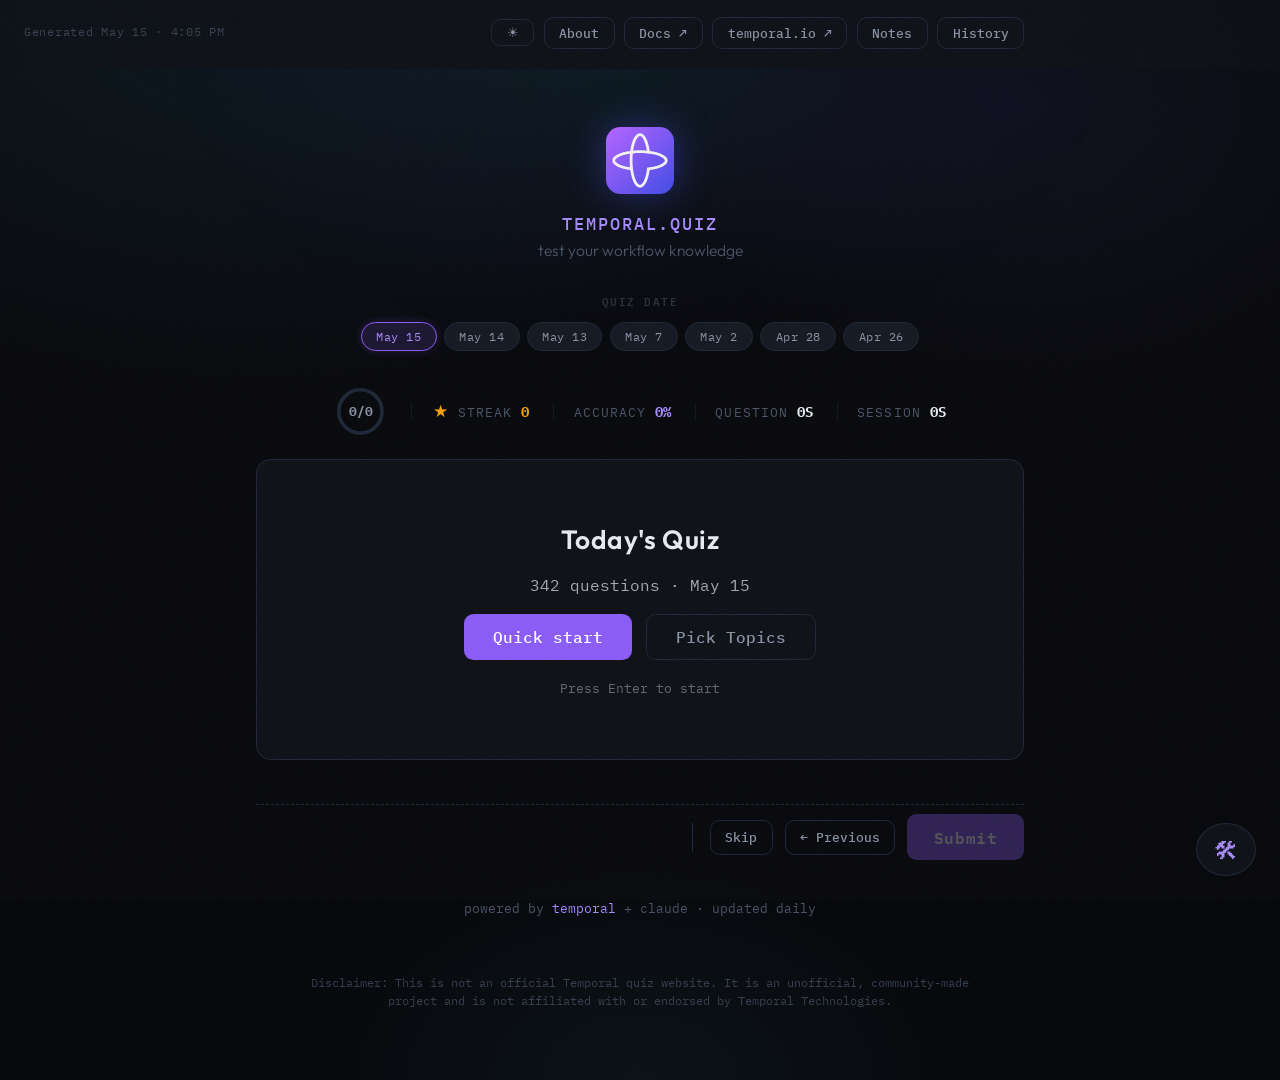
<file: docs/index.html>
<!DOCTYPE html>
<html lang="en">
<head>
  <meta charset="UTF-8">
  <meta name="viewport" content="width=device-width, initial-scale=1.0">
  <title>temporal.quiz</title>
  <link rel="icon" href="favicon.ico">
  <link rel="preconnect" href="https://fonts.googleapis.com">
  <link href="https://fonts.googleapis.com/css2?family=IBM+Plex+Mono:wght@400;500;600&family=Outfit:wght@300;400;500;600;700&display=swap" rel="stylesheet">
  <link rel="stylesheet" href="style.css?v=77">
  <script src="app.js?v=77" defer></script>
</head>
<body>
<canvas id="confettiCanvas" aria-hidden="true"></canvas>
<div class="ptr-indicator" id="ptrIndicator" aria-hidden="true">
  <span class="ptr-icon">&#8635;</span>
</div>
<div class="quiz-generated" id="quizGenerated" title="When the current quiz run was generated"></div>
<main class="app">
  <div class="top-menu">
    <nav class="header-nav">
      <button class="btn btn-ghost btn-theme" id="themeBtn" aria-label="Toggle theme" title="Toggle light/dark">&#9790;</button>
      <button class="btn btn-ghost" id="aboutBtn">About</button>
      <a class="btn btn-ghost btn-link" href="https://docs.temporal.io/" target="_blank" rel="noopener noreferrer">Docs &#8599;</a>
      <a class="btn btn-ghost btn-link" href="https://temporal.io" target="_blank" rel="noopener noreferrer">temporal.io &#8599;</a>
      <button class="btn btn-ghost" id="notesBtn">Notes</button>
      <button class="btn btn-ghost btn-history" id="historyBtn">History</button>
    </nav>
  </div>
  <header class="header">
    <div class="logo-mark">
      <img src="temporal-logo.svg" alt="Temporal" width="56" height="56">
    </div>
    <h1>temporal.quiz</h1>
    <div class="tagline">test your workflow knowledge</div>
  </header>

  <section class="run-selector" aria-label="Quiz date">
    <h2 class="section-label run-section-label" style="display:none;">Quiz date</h2>
    <nav class="run-picker" style="display:none;" aria-label="Available quiz dates"></nav>
  </section>

  <section class="stats" aria-label="Quiz statistics">
    <div class="progress-ring">
      <svg width="44" height="44" viewBox="0 0 44 44">
        <circle class="bg" cx="22" cy="22" r="18" />
        <circle class="fill" cx="22" cy="22" r="18"
          stroke-dasharray="113.097" stroke-dashoffset="113.097" />
      </svg>
      <div class="text">0/0</div>
    </div>
    <div class="stat">
      <span class="stat-icon streak-flame">&#9733;</span>
      <span>Streak <span class="stat-value streak">0</span></span>
    </div>
    <div class="stat">
      <span>Accuracy <span class="stat-value accuracy">0%</span></span>
    </div>
    <div class="stat">
      <span>Question <span class="stat-value" id="statTime">0s</span></span>
    </div>
    <div class="stat">
      <span>Session <span class="stat-value" id="statSession">0s</span></span>
    </div>
  </section>

  <section class="quiz-stage" aria-label="Current quiz">
    <div class="quiz-paused-overlay" id="quizPausedOverlay" aria-hidden="true">
      <div class="quiz-paused-overlay-title">Paused</div>
      <div class="quiz-paused-overlay-hint">Click here or press P to resume</div>
    </div>
    <article class="question-card">
      <p class="question-text">Loading…</p>
    </article>
    <aside class="quiz-copy" id="quizCopy" aria-label="Copy quiz content" hidden>
      <button class="btn btn-ghost quiz-copy-trigger" id="quizCopyBtn" type="button" aria-haspopup="menu" aria-expanded="false">Copy</button>
      <menu class="quiz-copy-menu" id="quizCopyMenu" role="menu" hidden>
        <li><button type="button" role="menuitem" data-copy-action="quiz">Copy quiz</button></li>
        <li><button type="button" role="menuitem" data-copy-action="options">Copy options</button></li>
        <li><button type="button" role="menuitem" data-copy-action="both">Copy both</button></li>
      </menu>
    </aside>
  </section>

  <section class="answers" aria-label="Answer choices"></section>

  <section class="explanation" id="explanation" style="display:none;" aria-label="Answer explanation"></section>

  <section class="actions" aria-label="Quiz actions">
    <div class="quiz-controls" id="quizControls" style="display:none;">
      <button class="btn btn-ghost quiz-control-btn" id="restartBtn" title="Restart this session from question 1">Start over</button>
      <button class="btn btn-ghost quiz-control-btn" id="pauseBtn" title="Pause this session and freeze the timer (P)">Pause</button>
      <button class="btn btn-ghost quiz-control-btn" id="scopeBtn" title="See which categories, difficulties and length are active">Status</button>
      <button class="btn btn-ghost quiz-control-btn quiz-control-quit" id="quitBtn" title="End this session and go back to landing">Quit</button>
    </div>
    <div class="quiz-main-actions">
      <button class="btn btn-ghost" id="skipBtn">Skip</button>
      <button class="btn btn-ghost" id="prevBtn" disabled title="Go back to the previous question">&#8592; Previous</button>
      <button class="btn btn-primary" id="submitBtn" disabled>Submit</button>
    </div>
  </section>

  <footer class="footer">
    powered by <a href="https://temporal.io">temporal</a> + claude &middot; updated daily
  </footer>
  <p class="disclaimer">
    Disclaimer: This is not an official Temporal quiz website. It is an unofficial, community-made project and is not affiliated with or endorsed by Temporal Technologies.
  </p>
</main>

<div class="modal-backdrop" id="modalBackdrop" style="display:none;">
  <div class="modal" id="modal" role="dialog" aria-modal="true" aria-labelledby="modalTitle">
    <div class="modal-title" id="modalTitle"></div>
    <div class="modal-body" id="modalBody"></div>
    <div class="modal-actions">
      <button class="btn btn-ghost" id="modalCancelBtn">Cancel</button>
      <button class="btn btn-primary" id="modalConfirmBtn">Confirm</button>
    </div>
  </div>
</div>

<div class="sidebar-overlay" id="sidebarOverlay"></div>
<aside class="sidebar" id="sidebar" aria-label="Quiz history">
  <div class="sidebar-header">
    <h2>History</h2>
    <div class="sidebar-header-actions">
      <button class="btn btn-ghost" id="historyResetBtn" title="Reset streak, stats, and session list">Reset</button>
      <button class="btn btn-ghost btn-close" id="sidebarCloseBtn">Close</button>
    </div>
  </div>
  <div class="sidebar-list" id="historyList"></div>
</aside>

<div class="sidebar-overlay" id="notesSidebarOverlay"></div>
<aside class="sidebar" id="notesSidebar" aria-label="Notes">
  <div class="sidebar-header">
    <h2>Notes</h2>
    <div class="sidebar-header-actions">
      <button class="btn btn-ghost" id="notesExportBtn" title="Export as markdown">Export</button>
      <button class="btn btn-ghost btn-close" id="notesCloseBtn">Close</button>
    </div>
  </div>
  <div class="sidebar-list" id="notesList"></div>
</aside>

<button class="btn toolbox-launcher" id="toolboxLauncher" title="Tools">&#128736;</button>

<aside class="toolbox" id="toolbox" style="display:none;" aria-label="Quiz tools">
  <div class="toolbox-header" id="toolboxHeader">
    <span class="toolbox-title">Tools</span>
    <div class="toolbox-tabs" id="toolboxTabs">
      <button class="toolbox-tab" data-tab="calc" title="Calculator">&#128178;</button>
      <button class="toolbox-tab" data-tab="duration" title="Duration math">&#9203;</button>
      <button class="toolbox-tab" data-tab="scratch" title="Scratchpad">&#128393;</button>
      <button class="toolbox-tab" data-tab="cheat" title="Cheat sheet">&#128214;</button>
    </div>
    <button class="btn btn-ghost toolbox-close" id="toolboxClose" title="Close">&times;</button>
  </div>
  <div class="toolbox-body" id="toolboxBody"></div>
</aside>
</body>
</html>
</file>
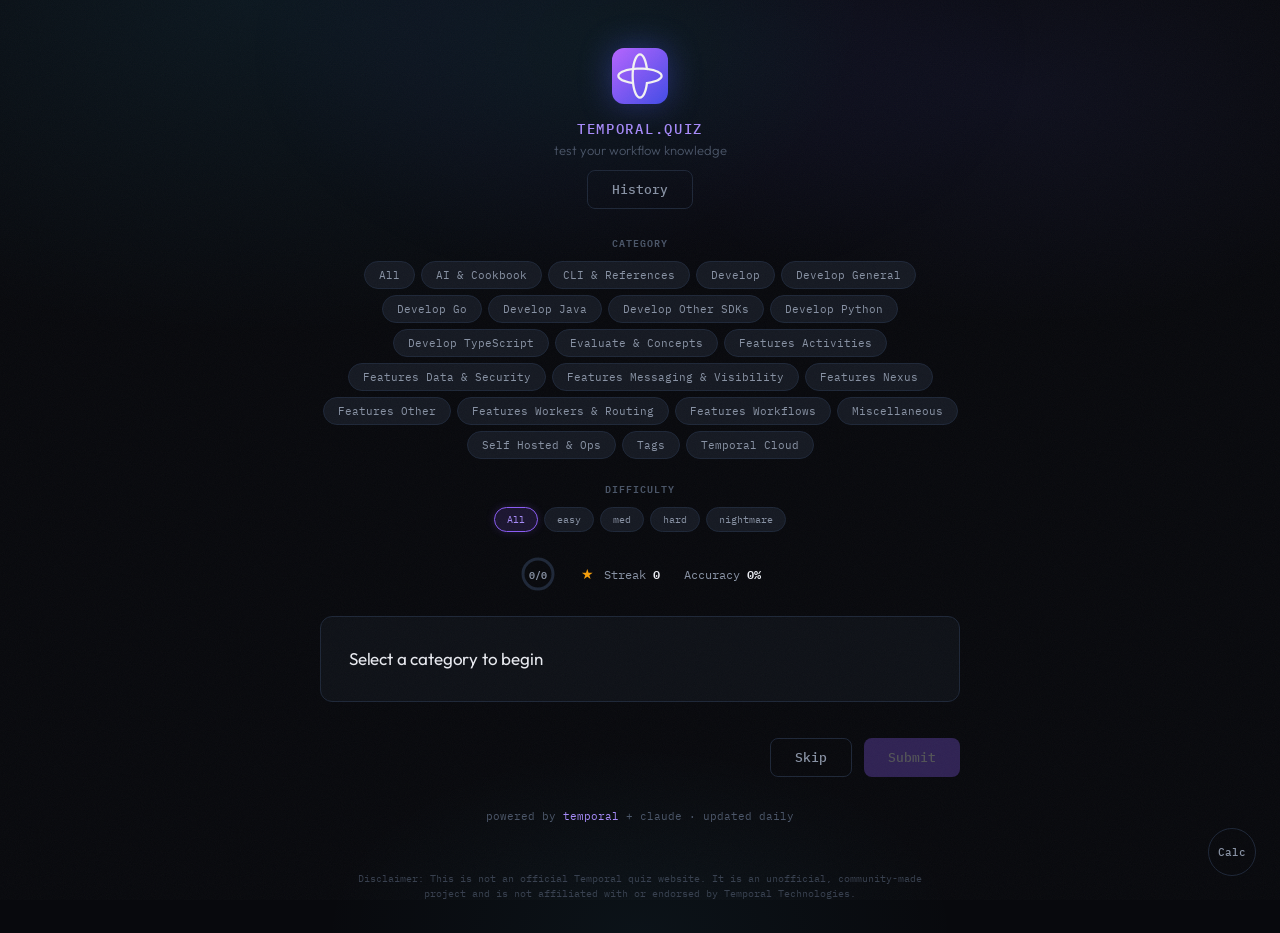
<file: web/index.html>
<!DOCTYPE html>
<html lang="en">
<head>
  <meta charset="UTF-8">
  <meta name="viewport" content="width=device-width, initial-scale=1.0">
  <title>temporal.quiz</title>
  <link rel="icon" href="favicon.ico">
  <link rel="preconnect" href="https://fonts.googleapis.com">
  <link href="https://fonts.googleapis.com/css2?family=IBM+Plex+Mono:wght@400;500;600&family=Outfit:wght@300;400;500;600;700&display=swap" rel="stylesheet">
  <link rel="stylesheet" href="style.css?v=3">
  <script src="app.js?v=3" defer></script>
</head>
<body>
<div class="app">
  <div class="header">
    <div class="logo-mark">
      <img src="temporal-logo.svg" alt="Temporal" width="56" height="56">
    </div>
    <h1>temporal.quiz</h1>
    <div class="tagline">test your workflow knowledge</div>
    <button class="btn btn-ghost btn-history" id="historyBtn">History</button>
  </div>

  <div class="section-label">Category</div>
  <div class="categories"></div>
  <div class="section-label">Difficulty</div>
  <div class="difficulty-filter"></div>

  <div class="stats">
    <div class="progress-ring">
      <svg width="36" height="36">
        <circle class="bg" cx="18" cy="18" r="15" />
        <circle class="fill" cx="18" cy="18" r="15"
          stroke-dasharray="94.25" stroke-dashoffset="94.25" />
      </svg>
      <div class="text">0/0</div>
    </div>
    <div class="stat">
      <span class="stat-icon streak-flame">&#9733;</span>
      <span>Streak <span class="stat-value streak">0</span></span>
    </div>
    <div class="stat">
      <span>Accuracy <span class="stat-value accuracy">0%</span></span>
    </div>
  </div>

  <div class="question-card">
    <p class="question-text">Select a category to begin</p>
  </div>

  <div class="answers"></div>

  <div class="explanation" id="explanation" style="display:none;"></div>

  <div class="actions">
    <button class="btn btn-ghost" id="skipBtn">Skip</button>
    <button class="btn btn-primary" id="submitBtn" disabled>Submit</button>
  </div>

  <div class="footer">
    powered by <a href="https://temporal.io">temporal</a> + claude &middot; updated daily
  </div>
  <div class="disclaimer">
    Disclaimer: This is not an official Temporal quiz website. It is an unofficial, community-made project and is not affiliated with or endorsed by Temporal Technologies.
  </div>
</div>

<div class="sidebar-overlay" id="sidebarOverlay"></div>
<div class="sidebar" id="sidebar">
  <div class="sidebar-header">
    <h2>History</h2>
    <button class="btn btn-ghost btn-close" id="sidebarCloseBtn">Close</button>
  </div>
  <div class="sidebar-list" id="historyList"></div>
</div>

<div class="calculator-container">
  <button class="btn btn-ghost btn-calc-toggle" id="calcToggleBtn">Calc</button>
  <div class="calculator" id="calculator" style="display:none;">
    <input type="text" class="calc-display" id="calcDisplay" readonly>
    <div class="calc-buttons" id="calcButtons">
      <button data-calc="7">7</button>
      <button data-calc="8">8</button>
      <button data-calc="9">9</button>
      <button data-calc="/">/</button>
      <button data-calc="4">4</button>
      <button data-calc="5">5</button>
      <button data-calc="6">6</button>
      <button data-calc="*">*</button>
      <button data-calc="1">1</button>
      <button data-calc="2">2</button>
      <button data-calc="3">3</button>
      <button data-calc="-">-</button>
      <button data-calc="0">0</button>
      <button data-calc=".">.</button>
      <button id="calcEvalBtn">=</button>
      <button data-calc="+">+</button>
      <button id="calcClearBtn" class="calc-clear">C</button>
    </div>
  </div>
</div>
</body>
</html>
</file>
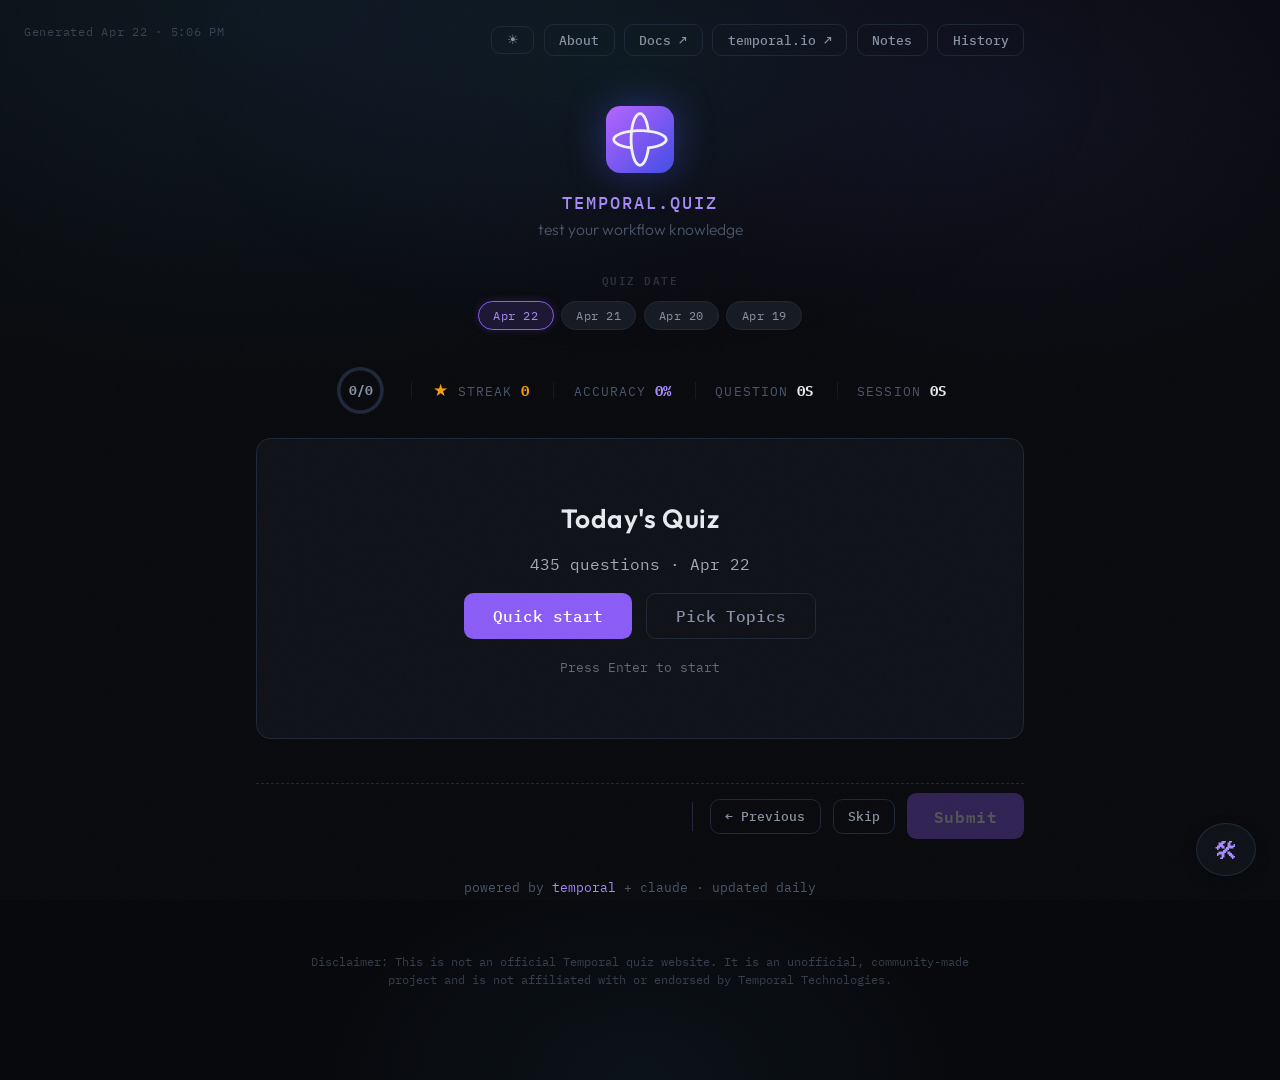
<file: ui/docs/index.html>
<!DOCTYPE html>
<html lang="en">
<head>
  <meta charset="UTF-8">
  <meta name="viewport" content="width=device-width, initial-scale=1.0">
  <title>temporal.quiz</title>
  <link rel="icon" href="favicon.ico">
  <link rel="preconnect" href="https://fonts.googleapis.com">
  <link href="https://fonts.googleapis.com/css2?family=IBM+Plex+Mono:wght@400;500;600&family=Outfit:wght@300;400;500;600;700&display=swap" rel="stylesheet">
  <link rel="stylesheet" href="style.css?v=70">
  <script src="app.js?v=70" defer></script>
</head>
<body>
<canvas id="confettiCanvas" aria-hidden="true"></canvas>
<div class="ptr-indicator" id="ptrIndicator" aria-hidden="true">
  <span class="ptr-icon">&#8635;</span>
</div>
<div class="quiz-generated" id="quizGenerated" title="When the current quiz run was generated"></div>
<div class="app">
  <div class="header">
    <div class="logo-mark">
      <img src="temporal-logo.svg" alt="Temporal" width="56" height="56">
    </div>
    <h1>temporal.quiz</h1>
    <div class="tagline">test your workflow knowledge</div>
    <nav class="header-nav">
      <button class="btn btn-ghost btn-theme" id="themeBtn" aria-label="Toggle theme" title="Toggle light/dark">&#9790;</button>
      <button class="btn btn-ghost" id="aboutBtn">About</button>
      <a class="btn btn-ghost btn-link" href="https://docs.temporal.io/" target="_blank" rel="noopener noreferrer">Docs &#8599;</a>
      <a class="btn btn-ghost btn-link" href="https://temporal.io" target="_blank" rel="noopener noreferrer">temporal.io &#8599;</a>
      <button class="btn btn-ghost" id="notesBtn">Notes</button>
      <button class="btn btn-ghost btn-history" id="historyBtn">History</button>
    </nav>
  </div>

  <div class="section-label run-section-label" style="display:none;">Quiz date</div>
  <div class="run-picker" style="display:none;"></div>

  <div class="stats">
    <div class="progress-ring">
      <svg width="44" height="44" viewBox="0 0 44 44">
        <circle class="bg" cx="22" cy="22" r="18" />
        <circle class="fill" cx="22" cy="22" r="18"
          stroke-dasharray="113.097" stroke-dashoffset="113.097" />
      </svg>
      <div class="text">0/0</div>
    </div>
    <div class="stat">
      <span class="stat-icon streak-flame">&#9733;</span>
      <span>Streak <span class="stat-value streak">0</span></span>
    </div>
    <div class="stat">
      <span>Accuracy <span class="stat-value accuracy">0%</span></span>
    </div>
    <div class="stat">
      <span>Question <span class="stat-value" id="statTime">0s</span></span>
    </div>
    <div class="stat">
      <span>Session <span class="stat-value" id="statSession">0s</span></span>
    </div>
  </div>

  <div class="question-card">
    <p class="question-text">Loading…</p>
  </div>

  <div class="answers"></div>

  <div class="explanation" id="explanation" style="display:none;"></div>

  <div class="actions">
    <div class="quiz-controls" id="quizControls" style="display:none;">
      <button class="btn btn-ghost quiz-control-btn" id="restartBtn" title="Restart this session from question 1">Start over</button>
      <button class="btn btn-ghost quiz-control-btn" id="scopeBtn" title="See which categories, difficulties and length are active">Status</button>
      <button class="btn btn-ghost quiz-control-btn quiz-control-quit" id="quitBtn" title="End this session and go back to landing">Quit</button>
    </div>
    <div class="quiz-main-actions">
      <button class="btn btn-ghost" id="prevBtn" disabled title="Go back to the previous question">&#8592; Previous</button>
      <button class="btn btn-ghost" id="skipBtn">Skip</button>
      <button class="btn btn-primary" id="submitBtn" disabled>Submit</button>
    </div>
  </div>

  <div class="footer">
    powered by <a href="https://temporal.io">temporal</a> + claude &middot; updated daily
  </div>
  <div class="disclaimer">
    Disclaimer: This is not an official Temporal quiz website. It is an unofficial, community-made project and is not affiliated with or endorsed by Temporal Technologies.
  </div>
</div>

<div class="modal-backdrop" id="modalBackdrop" style="display:none;">
  <div class="modal" id="modal" role="dialog" aria-modal="true" aria-labelledby="modalTitle">
    <div class="modal-title" id="modalTitle"></div>
    <div class="modal-body" id="modalBody"></div>
    <div class="modal-actions">
      <button class="btn btn-ghost" id="modalCancelBtn">Cancel</button>
      <button class="btn btn-primary" id="modalConfirmBtn">Confirm</button>
    </div>
  </div>
</div>

<div class="sidebar-overlay" id="sidebarOverlay"></div>
<div class="sidebar" id="sidebar">
  <div class="sidebar-header">
    <h2>History</h2>
    <div class="sidebar-header-actions">
      <button class="btn btn-ghost" id="historyResetBtn" title="Reset streak, stats, and session list">Reset</button>
      <button class="btn btn-ghost btn-close" id="sidebarCloseBtn">Close</button>
    </div>
  </div>
  <div class="sidebar-list" id="historyList"></div>
</div>

<div class="sidebar-overlay" id="notesSidebarOverlay"></div>
<div class="sidebar" id="notesSidebar">
  <div class="sidebar-header">
    <h2>Notes</h2>
    <div class="sidebar-header-actions">
      <button class="btn btn-ghost" id="notesExportBtn" title="Export as markdown">Export</button>
      <button class="btn btn-ghost btn-close" id="notesCloseBtn">Close</button>
    </div>
  </div>
  <div class="sidebar-list" id="notesList"></div>
</div>

<button class="btn toolbox-launcher" id="toolboxLauncher" title="Tools">&#128736;</button>

<div class="toolbox" id="toolbox" style="display:none;">
  <div class="toolbox-header" id="toolboxHeader">
    <span class="toolbox-title">Tools</span>
    <div class="toolbox-tabs" id="toolboxTabs">
      <button class="toolbox-tab" data-tab="calc" title="Calculator">&#128178;</button>
      <button class="toolbox-tab" data-tab="duration" title="Duration math">&#9203;</button>
      <button class="toolbox-tab" data-tab="scratch" title="Scratchpad">&#128393;</button>
      <button class="toolbox-tab" data-tab="cheat" title="Cheat sheet">&#128214;</button>
    </div>
    <button class="btn btn-ghost toolbox-close" id="toolboxClose" title="Close">&times;</button>
  </div>
  <div class="toolbox-body" id="toolboxBody"></div>
</div>
</body>
</html>
</file>
<file: docs/style.css>
:root {
  --bg-deep: #08090d;
  --bg-card: #0e1117;
  --bg-surface: #151922;
  --bg-hover: #1a2030;
  --border: #1e2738;
  --border-active: #7c3aed;
  --text-primary: #e8eaf0;
  --text-secondary: #8892a4;
  --text-muted: #4a5568;
  --accent: #8b5cf6;
  --accent-glow: rgba(139, 92, 246, 0.15);
  --accent-bright: #a78bfa;
  --correct: #22c55e;
  --correct-glow: rgba(34, 197, 94, 0.12);
  --wrong: #ef4444;
  --wrong-glow: rgba(239, 68, 68, 0.12);
  --streak: #f59e0b;
  --font-display: 'Outfit', sans-serif;
  --font-mono: 'IBM Plex Mono', monospace;
  --radius: 12px;
  --radius-sm: 8px;
  --top-menu-fade-edge: rgba(14, 17, 23, 0);
  --top-menu-fade-soft: rgba(14, 17, 23, 0.84);
  --top-menu-fade-solid: #0e1117;
}

html[data-theme="light"] {
  --bg-deep: #f5f6fa;
  --bg-card: #ffffff;
  --bg-surface: #eef0f6;
  --bg-hover: #e3e6ef;
  --border: #d5d9e3;
  --border-active: #7c3aed;
  --text-primary: #1a1f2e;
  --text-secondary: #4a5568;
  --text-muted: #8892a4;
  --accent: #7c3aed;
  --accent-glow: rgba(124, 58, 237, 0.1);
  --accent-bright: #6d28d9;
  --correct: #16a34a;
  --correct-glow: rgba(22, 163, 74, 0.1);
  --wrong: #dc2626;
  --wrong-glow: rgba(220, 38, 38, 0.1);
  --streak: #d97706;
  --top-menu-fade-edge: rgba(255, 255, 255, 0);
  --top-menu-fade-soft: rgba(255, 255, 255, 0.88);
  --top-menu-fade-solid: #ffffff;
}

html[data-theme="light"] body {
  background-image:
    radial-gradient(ellipse 80% 60% at 20% 0%, rgba(99, 102, 241, 0.06) 0%, transparent 60%),
    radial-gradient(ellipse 60% 50% at 80% 10%, rgba(124, 58, 237, 0.05) 0%, transparent 50%),
    radial-gradient(ellipse 50% 40% at 50% 100%, rgba(56, 189, 248, 0.04) 0%, transparent 50%);
}
html[data-theme="light"] body::after {
  background: radial-gradient(ellipse, rgba(124, 58, 237, 0.05) 0%, rgba(99, 102, 241, 0.02) 40%, transparent 70%);
}
html[data-theme="light"] body::before {
  opacity: 0.02;
}

* { margin: 0; padding: 0; box-sizing: border-box; }

body {
  /* Scale the whole app up ~20% uniformly. Simpler than rewriting 101
     px-based font-size declarations. Supported by Chrome, Safari, and
     Firefox (126+). */
  zoom: 1.2;
  background: var(--bg-deep);
  color: var(--text-primary);
  font-family: var(--font-display);
  min-height: 100vh;
  display: flex;
  flex-direction: column;
  align-items: center;
  overflow-x: hidden;
  background-image:
    radial-gradient(ellipse 80% 60% at 20% 0%, rgba(56, 189, 248, 0.08) 0%, transparent 60%),
    radial-gradient(ellipse 60% 50% at 80% 10%, rgba(99, 102, 241, 0.07) 0%, transparent 50%),
    radial-gradient(ellipse 50% 40% at 50% 100%, rgba(76, 201, 240, 0.05) 0%, transparent 50%);
}

/* Grain overlay */
body::before {
  content: '';
  position: fixed;
  inset: 0;
  z-index: 100;
  pointer-events: none;
  opacity: 0.035;
  background-image: url("data:image/svg+xml,%3Csvg viewBox='0 0 256 256' xmlns='http://www.w3.org/2000/svg'%3E%3Cfilter id='n'%3E%3CfeTurbulence type='fractalNoise' baseFrequency='0.85' numOctaves='4' stitchTiles='stitch'/%3E%3C/filter%3E%3Crect width='100%25' height='100%25' filter='url(%23n)'/%3E%3C/svg%3E");
  background-size: 200px;
}

/* Ambient glow */
body::after {
  content: '';
  position: fixed;
  top: -200px;
  left: 50%;
  transform: translateX(-50%);
  width: 800px;
  height: 500px;
  background: radial-gradient(ellipse, rgba(56, 189, 248, 0.06) 0%, rgba(99, 102, 241, 0.03) 40%, transparent 70%);
  pointer-events: none;
  z-index: 0;
}

.app {
  position: relative;
  z-index: 1;
  width: 100%;
  max-width: 680px;
  padding: 0 20px;
}

/* Header */
.top-menu {
  position: sticky;
  top: 0;
  z-index: 20;
  display: flex;
  justify-content: flex-end;
  padding: 14px 0 16px;
  margin-bottom: 12px;
  background: var(--bg-card);
  border-bottom: 1px solid var(--border);
  isolation: isolate;
}
.top-menu::before {
  content: '';
  position: absolute;
  top: 0;
  bottom: -1px;
  left: 50%;
  width: 100vw;
  transform: translateX(-50%);
  background: linear-gradient(
    to right,
    var(--top-menu-fade-edge) 0%,
    var(--top-menu-fade-soft) 17%,
    var(--top-menu-fade-solid) 31%,
    var(--top-menu-fade-solid) 69%,
    var(--top-menu-fade-soft) 83%,
    var(--top-menu-fade-edge) 100%
  );
  pointer-events: none;
  z-index: -1;
}
.header {
  text-align: center;
  padding: 36px 0 24px;
}
.logo-mark {
  margin-bottom: 12px;
}
.logo-mark img {
  border-radius: 12px;
  filter: drop-shadow(0 0 16px rgba(75, 85, 237, 0.4));
}
.header h1 {
  font-family: var(--font-mono);
  font-size: 14px;
  font-weight: 500;
  letter-spacing: 0.12em;
  text-transform: uppercase;
  color: var(--accent-bright);
  margin-bottom: 4px;
}
.header .tagline {
  font-size: 13px;
  color: var(--text-muted);
  font-weight: 300;
}
.btn-history {
  font-size: 11px;
  padding: 5px 14px;
}
.header-nav {
  display: flex;
  align-items: center;
  gap: 8px;
  flex-wrap: wrap;
  justify-content: flex-end;
  margin-left: auto;
  padding: 0;
}

.quiz-generated {
  position: fixed;
  top: 20px;
  left: 20px;
  z-index: 5;
  font-family: var(--font-mono);
  font-size: 10px;
  letter-spacing: 0.06em;
  color: var(--text-muted);
  opacity: 0.7;
  user-select: none;
  pointer-events: auto;
}

/* Confetti canvas for the recap celebration. Sits above everything but
   never catches clicks so the underlying recap UI stays fully usable. */
#confettiCanvas {
  position: fixed;
  inset: 0;
  width: 100vw;
  height: 100vh;
  z-index: 300;
  pointer-events: none;
  display: none;
}
#confettiCanvas.firing { display: block; }

/* Pull-to-refresh indicator (mobile touch devices).
   Sits hidden above the viewport; the JS handler slides it down as the
   user pulls, then adds .refreshing to spin the icon and trigger a reload. */
.ptr-indicator {
  position: fixed;
  top: 0;
  left: 50%;
  transform: translate(-50%, -100%);
  z-index: 200;
  width: 40px;
  height: 40px;
  border-radius: 50%;
  background: var(--bg-card);
  border: 1px solid var(--border);
  color: var(--accent-bright);
  display: flex;
  align-items: center;
  justify-content: center;
  font-size: 20px;
  box-shadow: 0 6px 18px rgba(0, 0, 0, 0.25);
  opacity: 0;
  pointer-events: none;
  user-select: none;
}
.ptr-indicator.refreshing {
  opacity: 1 !important;
  transform: translate(-50%, 16px) !important;
  transition: transform 0.2s ease, opacity 0.2s ease;
}
.ptr-indicator.refreshing .ptr-icon {
  display: inline-block;
  animation: ptr-spin 0.8s linear infinite;
}
@keyframes ptr-spin {
  to { transform: rotate(360deg); }
}

.modal-backdrop {
  position: fixed;
  inset: 0;
  background: rgba(0, 0, 0, 0.55);
  backdrop-filter: blur(2px);
  z-index: 200;
  display: flex;
  align-items: center;
  justify-content: center;
  padding: 16px;
}
.modal {
  background: var(--bg-card);
  border: 1px solid var(--border);
  border-radius: var(--radius);
  padding: 20px 22px;
  width: 100%;
  max-width: 400px;
  box-shadow: 0 20px 40px rgba(0,0,0,0.4);
  display: flex;
  flex-direction: column;
  gap: 12px;
}
.modal-title {
  font-size: 16px;
  font-weight: 600;
  color: var(--text-primary);
}
.modal-body {
  font-size: 13px;
  line-height: 1.5;
  color: var(--text-secondary);
}
.modal-actions {
  display: flex;
  justify-content: flex-end;
  gap: 8px;
  margin-top: 4px;
}
.btn.btn-danger {
  background: var(--wrong);
  color: var(--bg-deep);
  border-color: var(--wrong);
}
.btn.btn-danger:hover {
  filter: brightness(1.1);
}

.scope-list {
  display: flex;
  flex-direction: column;
  gap: 10px;
}
.scope-row {
  display: grid;
  grid-template-columns: 110px 1fr;
  gap: 12px;
  align-items: start;
  font-size: 12px;
  line-height: 1.5;
}
.scope-label {
  font-family: var(--font-mono);
  font-size: 10px;
  text-transform: uppercase;
  letter-spacing: 0.1em;
  color: var(--text-muted);
  padding-top: 2px;
}
.scope-value {
  color: var(--text-primary);
  word-break: break-word;
}
.scope-value-rich {
  word-break: normal;
}
.scope-pill-list {
  display: flex;
  flex-wrap: wrap;
  gap: 8px;
  align-items: center;
}
.scope-pill {
  display: inline-block;
  max-width: 100%;
  white-space: normal;
  cursor: default;
}
.scope-pill:hover {
  background: var(--bg-surface);
  border-color: var(--border);
  color: var(--text-secondary);
}
.header-nav .btn,
.header-nav .btn-link {
  font-size: 11px;
  padding: 5px 12px;
  margin-top: 0;
}
.btn-link {
  text-decoration: none;
  display: inline-flex;
  align-items: center;
  gap: 2px;
}
.btn-theme {
  font-size: 14px;
  line-height: 1;
  padding: 5px 10px;
}

/* Sidebar */
.sidebar {
  position: fixed;
  top: 0;
  right: -380px;
  width: 380px;
  height: 100vh;
  background: var(--bg-card);
  border-left: 1px solid var(--border);
  z-index: 60;
  transition: right 0.3s cubic-bezier(0.4, 0, 0.2, 1);
  overflow-y: auto;
  padding: 24px;
}
.sidebar.open { right: 0; }
.sidebar-overlay {
  position: fixed;
  inset: 0;
  background: rgba(0,0,0,0.5);
  z-index: 55;
  opacity: 0;
  pointer-events: none;
  transition: opacity 0.3s ease;
}
.sidebar-overlay.open {
  opacity: 1;
  pointer-events: auto;
}
.sidebar-header {
  display: flex;
  justify-content: space-between;
  align-items: center;
  margin-bottom: 20px;
}
.sidebar-header h2 {
  font-family: var(--font-mono);
  font-size: 13px;
  font-weight: 600;
  text-transform: uppercase;
  letter-spacing: 0.08em;
  color: var(--text-primary);
  margin: 0;
}
.btn-close {
  font-size: 11px;
  padding: 4px 12px;
}
.history-item {
  padding: 12px;
  border: 1px solid var(--border);
  border-radius: var(--radius-sm);
  margin-bottom: 8px;
  transition: background 0.15s;
}
.history-item:hover {
  background: var(--bg-hover);
}
.history-item.correct {
  border-left: 3px solid var(--correct);
}
.history-item.wrong {
  border-left: 3px solid var(--wrong);
}
.history-question {
  font-size: 12px;
  color: var(--text-secondary);
  line-height: 1.4;
  margin-top: 6px;
  display: -webkit-box;
  -webkit-line-clamp: 2;
  -webkit-box-orient: vertical;
  overflow: hidden;
}
.history-meta {
  display: flex;
  justify-content: space-between;
  align-items: center;
  font-family: var(--font-mono);
  font-size: 10px;
  color: var(--text-muted);
}
.history-result {
  font-size: 10px;
  font-family: var(--font-mono);
  margin-top: 6px;
}
.history-result.correct { color: var(--correct); }
.history-result.wrong { color: var(--wrong); }
.history-empty {
  color: var(--text-muted);
  font-size: 12px;
  text-align: center;
  padding: 40px 0;
}

/* Section labels */
.section-label {
  font-family: var(--font-mono);
  font-size: 10px;
  font-weight: 600;
  text-transform: uppercase;
  letter-spacing: 0.1em;
  color: var(--text-muted);
  text-align: center;
  padding-bottom: 10px;
}

.pill {
  appearance: none;
  font-family: var(--font-mono);
  font-size: 11px;
  font-weight: 400;
  padding: 6px 14px;
  border-radius: 20px;
  background: var(--bg-surface);
  border: 1px solid var(--border);
  color: var(--text-secondary);
  cursor: pointer;
  transition: all 0.2s ease;
  user-select: none;
}
.pill:hover {
  background: var(--bg-hover);
  border-color: var(--text-muted);
  color: var(--text-primary);
}
.pill.active {
  background: var(--accent-glow);
  border-color: var(--accent);
  color: var(--accent-bright);
}

/* Run picker */
.run-picker {
  display: flex;
  flex-wrap: wrap;
  justify-content: center;
  gap: 6px;
  padding-bottom: 20px;
}
.pill-run {
  font-size: 10px;
  padding: 5px 12px;
  letter-spacing: 0.04em;
}
.pill-run.active {
  background: var(--accent-glow);
  border-color: var(--accent);
  color: var(--accent-bright);
  box-shadow: 0 0 8px rgba(139, 92, 246, 0.2);
}
.run-section-label {
  /* Quieter label — this is a secondary control, not a heading. */
  padding-top: 2px;
  font-size: 9px;
  opacity: 0.5;
  letter-spacing: 0.14em;
}

/* Stats bar */
.stats {
  display: flex;
  justify-content: center;
  align-items: center;
  gap: 20px;
  padding-bottom: 18px;
  padding-top: 8px;
}
.stat {
  display: flex;
  align-items: center;
  gap: 6px;
  font-size: 11px;
  color: var(--text-muted);
  font-family: var(--font-mono);
  text-transform: uppercase;
  letter-spacing: 0.08em;
}
.stat-value {
  color: var(--text-primary);
  font-weight: 700;
  font-size: 12px;
  letter-spacing: 0;
}
/* Streak and Accuracy are primary self-eval signals — bring their values
   up in weight and color. */
.stat-value.streak { color: var(--streak); }
.stat-value.accuracy { color: var(--accent-bright); }
/* Thin vertical dividers between stat pairs */
.stats > .progress-ring + .stat::before,
.stats > .stat + .stat::before {
  content: '';
  display: inline-block;
  width: 1px;
  height: 14px;
  background: var(--border);
  margin-right: 10px;
  opacity: 0.5;
}
.stat-icon {
  width: 16px;
  height: 16px;
  display: flex;
  align-items: center;
  justify-content: center;
  font-size: 14px;
}
.streak-flame { color: var(--streak); }

/* Progress ring */
.progress-ring {
  position: relative;
  width: 44px;
  height: 44px;
  flex-shrink: 0;
}
.progress-ring svg {
  transform: rotate(-90deg);
}
.progress-ring circle {
  fill: none;
  stroke-width: 3;
}
.progress-ring .bg { stroke: var(--border); }
.progress-ring .fill {
  stroke: var(--accent);
  stroke-linecap: round;
  transition: stroke-dashoffset 0.6s cubic-bezier(0.4, 0, 0.2, 1);
}
.progress-ring .text {
  position: absolute;
  inset: 0;
  display: flex;
  align-items: center;
  justify-content: center;
  font-family: var(--font-mono);
  font-size: 11px;
  font-weight: 700;
  color: var(--text-primary);
  color: var(--text-secondary);
}

.quiz-stage {
  position: relative;
}
body.is-paused .question-card,
body.is-paused .answers,
body.is-paused #explanation {
  filter: blur(8px);
  pointer-events: none;
  user-select: none;
}
.quiz-paused-overlay {
  position: fixed;
  left: 50%;
  top: 50%;
  transform: translate(-50%, -50%);
  display: none;
  align-items: center;
  justify-content: center;
  flex-direction: column;
  gap: 8px;
  z-index: 30;
  padding: 22px 36px;
  border-radius: var(--radius);
  border: 1px solid var(--border);
  background: var(--bg-card);
  box-shadow: 0 12px 40px rgba(0, 0, 0, 0.35);
  text-align: center;
  pointer-events: auto;
  cursor: pointer;
  transition: transform 0.15s ease, box-shadow 0.15s ease;
}
.quiz-paused-overlay:hover {
  transform: translate(-50%, -50%) scale(1.02);
  box-shadow: 0 16px 50px rgba(0, 0, 0, 0.45);
}
.quiz-paused-overlay:active {
  transform: translate(-50%, -50%) scale(0.985);
}
body.is-paused .quiz-paused-overlay {
  display: flex;
}
.quiz-paused-overlay-title {
  font-family: var(--font-mono);
  font-size: 22px;
  letter-spacing: 0.18em;
  text-transform: uppercase;
  color: var(--text-primary);
}
.quiz-paused-overlay-hint {
  font-size: 12px;
  color: var(--text-muted);
}
#pauseBtn.is-paused {
  color: var(--text-primary);
  border-color: var(--text-primary);
}

/* Question card */
.question-card {
  background: var(--bg-card);
  border: 1px solid var(--border);
  border-radius: var(--radius);
  padding: 28px;
  margin-bottom: 16px;
  animation: cardIn 0.4s cubic-bezier(0.16, 1, 0.3, 1);
}
@keyframes cardIn {
  from { opacity: 0; transform: translateY(12px); }
  to { opacity: 1; transform: translateY(0); }
}
.question-meta {
  display: flex;
  align-items: center;
  justify-content: space-between;
  gap: 14px;
  margin-bottom: 16px;
}
.question-meta-left {
  display: flex;
  align-items: center;
  gap: 10px;
  min-width: 0;
  flex: 1;
}
.question-category {
  font-family: var(--font-mono);
  font-size: 10px;
  font-weight: 500;
  text-transform: uppercase;
  letter-spacing: 0.08em;
  color: var(--accent-bright);
  background: var(--accent-glow);
  padding: 4px 10px;
  border-radius: 4px;
  flex-shrink: 0;
}
.question-subcategory {
  font-family: var(--font-mono);
  font-size: 10px;
  font-weight: 500;
  letter-spacing: 0.04em;
  color: var(--text-secondary);
  white-space: nowrap;
  overflow: hidden;
  text-overflow: ellipsis;
}
.question-subcategory::before {
  content: '/';
  color: var(--text-muted);
  margin-right: 8px;
  opacity: 0.6;
}
.question-difficulty {
  font-family: var(--font-mono);
  font-size: 10px;
  color: var(--text-muted);
}
.quiz-copy {
  position: absolute;
  top: 0;
  right: -92px;
  z-index: 20;
}
.quiz-copy[hidden] {
  display: none;
}
.quiz-copy-trigger {
  font-family: var(--font-mono);
  font-size: 10px;
  font-weight: 600;
  letter-spacing: 0.05em;
  text-transform: uppercase;
  min-width: 68px;
  padding: 7px 10px;
}
.quiz-copy-trigger.copied {
  color: var(--correct);
  border-color: rgba(34, 197, 94, 0.45);
  background: var(--correct-glow);
}
.quiz-copy-trigger.copy-failed {
  color: var(--wrong);
  border-color: rgba(239, 68, 68, 0.45);
  background: var(--wrong-glow);
}
.quiz-copy-menu {
  position: absolute;
  top: calc(100% + 6px);
  right: 0;
  min-width: 136px;
  list-style: none;
  background: var(--bg-surface);
  border: 1px solid var(--border);
  border-radius: var(--radius-sm);
  padding: 4px;
  box-shadow: 0 14px 30px rgba(0, 0, 0, 0.28);
}
.quiz-copy-menu button {
  width: 100%;
  border: 0;
  border-radius: 6px;
  background: transparent;
  color: var(--text-secondary);
  cursor: pointer;
  font-family: var(--font-mono);
  font-size: 10px;
  letter-spacing: 0.03em;
  padding: 8px 10px;
  text-align: left;
}
.quiz-copy-menu button:hover,
.quiz-copy-menu button:focus-visible {
  color: var(--text-primary);
  background: var(--bg-hover);
  outline: none;
}

/* Colored difficulty badge — rendered by difficultyDots().
   Four tiers: easy (green), med (amber), hard (orange), nightmare (red).
   Each tier tints the label, border, and background together. */
.difficulty-badge {
  display: inline-flex;
  align-items: center;
  padding: 3px 10px;
  border-radius: 999px;
  font-family: var(--font-mono);
  font-size: 10px;
  border: 1px solid transparent;
  line-height: 1;
  white-space: nowrap;
}
.difficulty-label {
  font-weight: 700;
  text-transform: uppercase;
  letter-spacing: 0.1em;
}
.difficulty-count {
  font-family: var(--font-mono);
  font-size: 10px;
  font-weight: 600;
  margin-left: 6px;
  letter-spacing: 0;
}

.difficulty-easy      { color: var(--correct); background: var(--correct-glow); border-color: rgba(34, 197, 94, 0.35); }
.difficulty-med       { color: var(--streak);  background: rgba(245, 158, 11, 0.12); border-color: rgba(245, 158, 11, 0.4); }
.difficulty-hard      { color: #f97316;        background: rgba(249, 115, 22, 0.12); border-color: rgba(249, 115, 22, 0.45); }
.difficulty-nightmare { color: var(--wrong);   background: var(--wrong-glow);   border-color: rgba(239, 68, 68, 0.5); }
.difficulty-nightmare .difficulty-label { letter-spacing: 0.14em; }

/* Light-theme tweaks so the tints stay readable on a bright card. */
html[data-theme="light"] .difficulty-easy      { background: rgba(22, 163, 74, 0.10); border-color: rgba(22, 163, 74, 0.35); }
html[data-theme="light"] .difficulty-med       { background: rgba(217, 119, 6, 0.12); border-color: rgba(217, 119, 6, 0.40); }
html[data-theme="light"] .difficulty-hard      { background: rgba(234, 88, 12, 0.12); border-color: rgba(234, 88, 12, 0.45); color: #ea580c; }
html[data-theme="light"] .difficulty-nightmare { background: rgba(220, 38, 38, 0.12); border-color: rgba(220, 38, 38, 0.50); }

/* Neutral "All" pill — uses the same badge shell as the colored tiers
   but in the muted palette so it reads as an alternative, not a tier. */
.difficulty-all {
  color: var(--text-muted);
  background: var(--bg-surface);
  border-color: var(--border);
}
html[data-theme="light"] .difficulty-all {
  color: #4b5563;
  background: rgba(0, 0, 0, 0.04);
  border-color: rgba(0, 0, 0, 0.15);
}

/* Difficulty chip in the Customize panel — no outer pill shell, the colored
   difficulty badge IS the chip. Inactive chips are dimmed; the active state
   is shown with a matching-color ring + slight lift so it never needs a
   separate purple selection pill around it. */
.diff-chip {
  appearance: none;
  display: inline-flex;
  cursor: pointer;
  user-select: none;
  border: 0;
  background: transparent;
  border-radius: 999px;
  padding: 2px;
  opacity: 0.45;
  transition: opacity 0.15s ease, transform 0.15s ease, box-shadow 0.15s ease;
}
.diff-chip:hover {
  opacity: 0.85;
  transform: translateY(-1px);
}
.diff-chip.active {
  opacity: 1;
  transform: translateY(-1px);
}
.diff-chip.active .difficulty-badge {
  box-shadow: 0 0 0 2px currentColor;
}

.question-text {
  font-size: 17px;
  font-weight: 400;
  line-height: 1.65;
  color: var(--text-primary);
  letter-spacing: -0.01em;
}
code {
  font-family: var(--font-mono);
  font-size: 13px;
  background: var(--bg-surface);
  border: 1px solid var(--border);
  padding: 2px 7px;
  border-radius: 4px;
  color: var(--accent-bright);
}
.code-block {
  background: var(--bg-surface);
  border: 1px solid var(--border);
  border-radius: var(--radius-sm);
  padding: 14px 16px;
  margin: 12px 0;
  overflow-x: auto;
  position: relative;
}
.code-block code {
  background: none;
  border: none;
  padding: 0;
  font-size: 13px;
  line-height: 1.6;
  color: var(--text-primary);
  white-space: pre;
}
.code-block[data-lang]:not([data-lang=""])::before {
  content: attr(data-lang);
  position: absolute;
  top: 6px;
  right: 10px;
  font-family: var(--font-mono);
  font-size: 10px;
  color: var(--text-muted);
  text-transform: uppercase;
  letter-spacing: 0.05em;
}

/* Answer options */
.answers {
  display: flex;
  flex-direction: column;
  gap: 8px;
  margin-bottom: 20px;
}
.answer {
  width: 100%;
  display: flex;
  align-items: flex-start;
  gap: 12px;
  padding: 14px 16px;
  appearance: none;
  background: var(--bg-surface);
  border: 1px solid var(--border);
  border-radius: var(--radius-sm);
  color: var(--text-primary);
  font: inherit;
  text-align: left;
  cursor: pointer;
  transition: all 0.15s ease;
  user-select: none;
}
.answer:hover {
  background: var(--bg-hover);
  border-color: var(--text-muted);
}
.answer.selected {
  background: var(--accent-glow);
  border-color: var(--accent);
}
.answer.correct {
  background: var(--correct-glow);
  border-color: var(--correct);
}
.answer.wrong {
  background: var(--wrong-glow);
  border-color: var(--wrong);
  opacity: 0.7;
}
.answer.dimmed {
  opacity: 0.35;
  pointer-events: none;
}

.answer-key {
  flex-shrink: 0;
  width: 28px;
  height: 28px;
  border-radius: 50%;
  background: var(--bg-card);
  border: 1px solid var(--border);
  display: flex;
  align-items: center;
  justify-content: center;
  font-family: var(--font-mono);
  font-size: 12px;
  font-weight: 600;
  color: var(--text-secondary);
  transition: all 0.15s ease;
}
.answer.selected .answer-key {
  background: var(--accent);
  border-color: var(--accent);
  color: #fff;
}
.answer.correct .answer-key {
  background: var(--correct);
  border-color: var(--correct);
  color: #fff;
}
.answer.wrong .answer-key {
  background: var(--wrong);
  border-color: var(--wrong);
  color: #fff;
}

.answer-text {
  font-size: 14px;
  line-height: 1.5;
  color: var(--text-primary);
  padding-top: 3px;
}
.answer.correct .answer-text { color: var(--correct); }
.answer.wrong .answer-text { color: var(--wrong); }

/* Explanation */
.explanation {
  background: var(--bg-surface);
  border: 1px solid var(--border);
  border-left: 3px solid var(--correct);
  border-radius: var(--radius-sm);
  padding: 16px 18px;
  margin-bottom: 20px;
  animation: fadeIn 0.3s ease;
}
@keyframes fadeIn {
  from { opacity: 0; transform: translateY(4px); }
  to { opacity: 1; transform: translateY(0); }
}
.explanation-label {
  font-family: var(--font-mono);
  font-size: 10px;
  font-weight: 600;
  text-transform: uppercase;
  letter-spacing: 0.08em;
  color: var(--correct);
  margin-bottom: 8px;
}
.explanation-text {
  font-size: 13px;
  line-height: 1.6;
  color: var(--text-secondary);
}
.explanation-reference {
  margin-top: 12px;
  padding-top: 12px;
  border-top: 1px dashed var(--border);
}
.explanation-reference-label {
  display: block;
  font-family: var(--font-mono);
  font-size: 10px;
  text-transform: uppercase;
  letter-spacing: 0.08em;
  color: var(--text-muted);
  margin-bottom: 6px;
}
.explanation-reference-text {
  display: block;
  font-size: 12px;
  line-height: 1.55;
  color: var(--text-primary);
}
.explanation-reference-link {
  display: inline-block;
  font-family: var(--font-mono);
  font-size: 12px;
  line-height: 1.55;
  color: var(--accent-bright);
  text-decoration: none;
  word-break: break-word;
}
.explanation-reference-link:hover {
  text-decoration: underline;
}
.explanation-text code {
  font-size: 12px;
  color: var(--accent-bright);
}
.answer-text code {
  font-size: 12px;
}

/* Submit / Next button */
.actions {
  display: flex;
  justify-content: space-between;
  align-items: center;
  gap: 24px;
  padding-top: 8px;
  border-top: 1px dashed var(--border);
  margin-top: 12px;
}
.quiz-controls {
  display: flex;
  gap: 4px;
  align-items: center;
  padding: 4px 8px;
  border-radius: var(--radius-sm);
  background: var(--bg-surface);
  opacity: 0.9;
}
.quiz-main-actions {
  display: flex;
  gap: 10px;
  align-items: center;
  margin-left: auto;
}
.quiz-control-btn {
  font-size: 10px;
  padding: 4px 8px;
  letter-spacing: 0.04em;
  opacity: 0.65;
  white-space: nowrap;
  border: none;
  background: transparent;
}
.quiz-control-btn:hover {
  opacity: 1;
  background: var(--bg-hover);
}
.quiz-control-quit {
  color: var(--wrong);
  opacity: 0.55;
}
.quiz-control-quit:hover {
  background: var(--wrong-glow);
  color: var(--wrong);
  opacity: 1;
}
/* Thin separator between Quit and the primary group (no extra DOM) */
.quiz-controls + .quiz-main-actions::before {
  content: '';
  width: 1px;
  height: 24px;
  background: var(--border);
  margin-right: 4px;
}
/* Submit is the clear primary CTA — a little bigger than its ghost siblings */
.quiz-main-actions #submitBtn {
  padding: 8px 22px;
  font-weight: 600;
  letter-spacing: 0.04em;
}
.quiz-main-actions #prevBtn,
.quiz-main-actions #skipBtn {
  font-size: 11px;
  padding: 6px 12px;
}
.btn {
  font-family: var(--font-mono);
  font-size: 13px;
  font-weight: 500;
  padding: 10px 24px;
  border-radius: var(--radius-sm);
  border: none;
  cursor: pointer;
  transition: all 0.15s ease;
}
.btn-primary {
  background: var(--accent);
  color: #fff;
}
.btn-primary:hover {
  background: #7c3aed;
  box-shadow: 0 0 20px rgba(139, 92, 246, 0.25);
}
.btn-primary:disabled {
  opacity: 0.3;
  cursor: not-allowed;
  box-shadow: none;
}
.btn-ghost {
  background: transparent;
  color: var(--text-secondary);
  border: 1px solid var(--border);
}
.btn-ghost:hover {
  border-color: var(--text-muted);
  color: var(--text-primary);
}

/* Footer stats */
.footer {
  text-align: center;
  padding: 32px 0 48px;
  color: var(--text-muted);
  font-family: var(--font-mono);
  font-size: 11px;
}
.footer a {
  color: var(--accent-bright);
  text-decoration: none;
}
.disclaimer {
  text-align: center;
  padding: 0 24px 32px;
  color: var(--text-muted);
  font-family: var(--font-mono);
  font-size: 10px;
  opacity: 0.7;
  max-width: 640px;
  margin: 0 auto;
  line-height: 1.5;
}

/* Calculator (shared styles used by .tool-calc inside the toolbox) */
.calc-display {
  width: 100%;
  background: var(--bg-surface);
  border: 1px solid var(--border);
  border-radius: var(--radius-sm);
  color: var(--text-primary);
  font-family: var(--font-mono);
  font-size: 16px;
  padding: 8px 10px;
  text-align: right;
  margin-bottom: 8px;
  outline: none;
}
.calc-buttons {
  display: grid;
  grid-template-columns: repeat(4, 1fr);
  gap: 4px;
}
.calc-buttons button {
  font-family: var(--font-mono);
  font-size: 13px;
  padding: 10px;
  border-radius: 6px;
  border: 1px solid var(--border);
  background: var(--bg-surface);
  color: var(--text-primary);
  cursor: pointer;
  transition: background 0.1s;
}
.calc-buttons button:hover {
  background: var(--bg-hover);
}
.calc-clear {
  grid-column: span 4;
  background: var(--bg-hover) !important;
  color: var(--wrong) !important;
}

.landing {
  display: flex;
  flex-direction: column;
  gap: 16px;
  align-items: center;
  padding: 24px 0;
}
.landing-title {
  font-size: 22px;
  font-weight: 600;
  letter-spacing: 0.02em;
}
.landing-meta {
  opacity: 0.7;
  font-size: 13px;
  font-family: 'IBM Plex Mono', monospace;
}
.landing-actions {
  display: flex;
  gap: 12px;
}
.landing-hint {
  opacity: 0.4;
  font-size: 11px;
  font-family: 'IBM Plex Mono', monospace;
}

.resume-banner {
  width: 100%;
  background: var(--accent-glow);
  border: 1px solid var(--accent);
  border-radius: var(--radius);
  padding: 14px 16px;
  display: flex;
  flex-direction: column;
  gap: 8px;
  text-align: center;
}
.resume-banner-title {
  font-size: 14px;
  font-weight: 600;
  color: var(--accent-bright);
}
.resume-banner-meta {
  font-family: var(--font-mono);
  font-size: 11px;
  opacity: 0.8;
}
.resume-banner-actions {
  display: flex;
  justify-content: center;
  gap: 8px;
  margin-top: 4px;
}

.customize {
  display: flex;
  flex-direction: column;
  gap: 0;
  padding: 16px 4px;
}
.customize-header {
  display: flex;
  justify-content: space-between;
  align-items: center;
  padding-bottom: 12px;
}
.customize-title {
  font-size: 16px;
  font-weight: 600;
  letter-spacing: 0.02em;
}
.customize-row {
  display: flex;
  flex-direction: column;
  gap: 10px;
  padding: 18px 0;
  border-top: 1px solid var(--border);
}
.customize-row:first-of-type {
  border-top: none;
  padding-top: 8px;
}
.customize-label {
  font-size: 13px;
  font-weight: 600;
  text-transform: uppercase;
  letter-spacing: 0.12em;
  color: var(--text-primary);
  opacity: 0.95;
}
.customize-hint {
  opacity: 0.5;
  text-transform: none;
  letter-spacing: normal;
  margin-left: 6px;
  font-size: 10px;
}
.customize-grid {
  display: flex;
  flex-wrap: wrap;
  gap: 6px;
}
#customCats {
  flex-direction: column;
  gap: 10px;
}
.custom-source-grid {
  gap: 8px;
}
.custom-source-dates {
  gap: 6px;
}
.custom-source-dates:empty {
  display: none;
}
.customize-source-note {
  color: var(--text-muted);
  font-size: 12px;
  line-height: 1.45;
}
.customize-group {
  display: flex;
  flex-direction: column;
  gap: 4px;
}
.customize-group-label {
  font-family: var(--font-mono);
  font-size: 9px;
  font-weight: 600;
  text-transform: uppercase;
  letter-spacing: 0.14em;
  color: var(--text-muted);
  opacity: 0.75;
}
.customize-group-row {
  display: flex;
  flex-wrap: wrap;
  gap: 4px;
}
.customize-group-top .customize-group-row {
  padding-bottom: 4px;
  border-bottom: 1px dashed var(--border);
  margin-bottom: 4px;
}
.pill-all-toggle {
  font-weight: 600;
  letter-spacing: 0.12em;
  text-transform: uppercase;
  font-size: 10px;
  padding: 6px 12px;
}
.pill-all-toggle:not(.active) {
  border-style: dashed;
  opacity: 0.85;
}
.customize-actions {
  display: flex;
  justify-content: flex-end;
  margin-top: 4px;
}
.customize-empty {
  opacity: 0.7;
  font-size: 12px;
  color: #c77;
  margin-top: 4px;
}

.about {
  display: flex;
  flex-direction: column;
  gap: 14px;
  padding: 16px 4px;
  line-height: 1.55;
  font-size: 14px;
  color: var(--text-secondary);
}
.about-header {
  display: flex;
  justify-content: space-between;
  align-items: center;
}
.about-title {
  font-size: 16px;
  font-weight: 600;
  letter-spacing: 0.02em;
  color: var(--text-primary);
}
.about-lead {
  font-size: 15px;
  color: var(--text-primary);
  margin: 0;
}
.about p {
  margin: 0;
}
.about a {
  color: var(--accent-bright);
  text-decoration: none;
  border-bottom: 1px dotted var(--accent);
}
.about a:hover {
  border-bottom-style: solid;
}
.about-muted {
  opacity: 0.6;
  font-size: 12px;
  font-family: var(--font-mono);
}
.about-actions {
  display: flex;
  justify-content: flex-end;
  margin-top: 8px;
}

/* Responsive */
/* Kill the 20% body zoom on narrow viewports — the logical px cap on
   phones is already tight, and the zoom pushes the stats row, nav
   buttons, and action row off-screen. */
@media (max-width: 768px) {
  body { zoom: 1; }
}

@media (max-width: 920px) {
  .quiz-copy {
    position: relative;
    top: auto;
    right: auto;
    display: flex;
    justify-content: flex-end;
    margin: -6px 0 10px;
  }
  .quiz-copy[hidden] {
    display: none;
  }
  .quiz-copy-menu {
    top: calc(100% + 4px);
    right: 0;
  }
}

@media (max-width: 480px) {
  .app { padding: 0 12px; }

  .question-card { padding: 18px 16px; }
  .question-text { font-size: 15px; }
  .pill { padding: 5px 10px; font-size: 10px; }

  /* Header nav goes inline below the title so the 4+ nav buttons don't
     wrap awkwardly on top of the logo. The tagline gets a bit of extra
     bottom padding to separate it from the nav row. */
  .header {
    padding: 20px 0 12px;
  }
  .top-menu {
    top: 0;
    justify-content: center;
    padding: 10px 0 12px;
    margin-bottom: 8px;
  }
  .header-nav {
    margin: 0 auto;
    gap: 6px;
    justify-content: center;
    padding: 0;
  }
  .header-nav .btn,
  .header-nav .btn-link {
    font-size: 10px;
    padding: 4px 10px;
  }
  .quiz-generated {
    position: static;
    display: block;
    text-align: center;
    font-size: 10px;
    margin-top: 8px;
  }

  /* Stats row: wrap cleanly instead of overflowing. Hide the thin
     dividers because they render weirdly across wrapped lines. */
  .stats {
    flex-wrap: wrap;
    gap: 8px 14px;
    padding-bottom: 14px;
  }
  .stats > .progress-ring + .stat::before,
  .stats > .stat + .stat::before {
    display: none;
  }
  .stat { font-size: 10px; }
  .stat-value { font-size: 11px; }

  /* Action row: stack the secondary controls above the main submit row,
     and let the main row wrap so Previous / Skip / Submit stay on-screen
     instead of bleeding past the viewport edge. */
  .actions {
    flex-direction: column;
    align-items: stretch;
    gap: 8px;
  }
  .quiz-controls {
    justify-content: center;
    flex-wrap: wrap;
  }
  .quiz-main-actions {
    justify-content: space-between;
    margin-left: 0;
    flex-wrap: wrap;
    gap: 8px;
  }
  .quiz-main-actions .btn {
    flex: 1 1 auto;
    min-width: 0;
  }
  .quiz-main-actions #submitBtn {
    flex: 1 1 100%;
    order: 3;
  }

  /* Landing page: let the two primary CTAs span equal width so neither
     button feels squeezed and the row never overflows. */
  .landing-actions {
    width: 100%;
    gap: 10px;
  }
  .landing-actions .btn {
    flex: 1 1 0;
  }
  .landing-title { font-size: 20px; }
}

.sidebar-header-actions {
  display: flex;
  gap: 8px;
  align-items: center;
}

.history-empty-meta {
  margin-top: 6px;
  font-family: var(--font-mono);
  font-size: 10px;
  text-align: center;
  color: var(--text-muted);
  opacity: 0.7;
}

#historyResetBtn {
  color: var(--wrong);
}
#historyResetBtn:hover {
  background: var(--wrong-glow);
}

/* Recap / session-complete */
.recap-took {
  font-family: var(--font-mono);
  font-size: 12px;
  color: var(--text-secondary);
  opacity: 0.85;
  margin-top: -4px;
}
.recap-chart {
  display: flex;
  align-items: center;
  justify-content: center;
  gap: 28px;
  padding: 12px 0 8px;
  flex-wrap: wrap;
}
.recap-donut {
  flex-shrink: 0;
  filter: drop-shadow(0 8px 24px rgba(124, 58, 237, 0.12));
}
.recap-donut-bg {
  fill: none;
  stroke: var(--bg-surface);
  stroke-width: 14;
}
/* Arc stroke color, width, dasharray, and cap all live as inline SVG
   attributes now (see renderRecap). Keeping them off CSS sidesteps two
   WebKit quirks we hit: CSS-declared stroke: url(#gradient) sometimes
   silently falling back to stroke:none, and an opacity animation with
   fill-mode: both occasionally parking opacity at 0 and never running. */
.recap-donut-correct,
.recap-donut-wrong {
  transition: stroke-dasharray 0.6s cubic-bezier(0.4, 0, 0.2, 1);
  transform-origin: center;
}
.recap-donut-pct {
  font-family: var(--font-display);
  font-size: 32px;
  font-weight: 700;
  letter-spacing: -0.02em;
  fill: var(--text-primary);
}
.recap-donut-pct.recap-pct-good { fill: var(--correct); }
.recap-donut-pct.recap-pct-ok   { fill: var(--streak); }
.recap-donut-pct.recap-pct-poor { fill: var(--wrong); }
.recap-donut-sub {
  fill: var(--text-muted);
  font-family: var(--font-mono);
  font-size: 11px;
  letter-spacing: 0.08em;
}
.recap-legend {
  display: flex;
  flex-direction: column;
  gap: 10px;
  min-width: 140px;
}
.recap-legend-chip {
  display: flex;
  align-items: center;
  gap: 10px;
  padding: 10px 14px;
  border-radius: 999px;
  font-size: 12px;
  font-family: var(--font-mono);
  border: 1px solid var(--border);
  background: var(--bg-surface);
}
.recap-legend-chip.correct {
  border-color: rgba(34, 197, 94, 0.35);
  background: var(--correct-glow);
}
.recap-legend-chip.wrong {
  border-color: rgba(239, 68, 68, 0.35);
  background: var(--wrong-glow);
}
.recap-legend-dot {
  width: 10px;
  height: 10px;
  border-radius: 50%;
  display: inline-block;
  box-shadow: 0 0 8px currentColor;
}
.recap-legend-chip.correct .recap-legend-dot { background: var(--correct); color: var(--correct); }
.recap-legend-chip.wrong   .recap-legend-dot { background: var(--wrong);   color: var(--wrong); }
.recap-legend-label {
  flex: 1;
  color: var(--text-secondary);
  text-transform: uppercase;
  letter-spacing: 0.08em;
  font-size: 10px;
}
.recap-legend-value {
  font-weight: 700;
  font-size: 14px;
  color: var(--text-primary);
}
.recap-legend-chip.correct .recap-legend-value { color: var(--correct); }
.recap-legend-chip.wrong   .recap-legend-value { color: var(--wrong); }

.recap-wrong-list {
  display: flex;
  flex-direction: column;
  gap: 10px;
  margin-top: 8px;
  width: 100%;
  text-align: left;
}
.recap-wrong-label {
  font-size: 11px;
  text-transform: uppercase;
  letter-spacing: 0.08em;
  opacity: 0.6;
  margin-bottom: 4px;
}
.recap-wrong-item {
  background: var(--bg-surface);
  border: 1px solid var(--border);
  border-left: 3px solid var(--wrong);
  border-radius: var(--radius-sm);
  padding: 12px 14px;
  display: flex;
  flex-direction: column;
  gap: 8px;
}
.recap-wrong-meta {
  display: flex;
  justify-content: space-between;
  font-size: 10px;
  text-transform: uppercase;
  letter-spacing: 0.08em;
  opacity: 0.6;
}
.recap-wrong-q {
  font-size: 13px;
  color: var(--text-primary);
  line-height: 1.45;
}
.recap-wrong-answers {
  display: flex;
  flex-direction: column;
  gap: 4px;
  font-size: 12px;
}
.recap-wrong-row {
  display: flex;
  align-items: flex-start;
  gap: 8px;
  padding: 6px 8px;
  border-radius: var(--radius-sm);
}
.recap-wrong-row.wrong {
  background: var(--wrong-glow);
}
.recap-wrong-row.correct {
  background: var(--correct-glow);
}
.recap-key {
  font-family: var(--font-mono);
  font-weight: 600;
  width: 18px;
  flex-shrink: 0;
}
.recap-wrong-row.wrong .recap-key { color: var(--wrong); }
.recap-wrong-row.correct .recap-key { color: var(--correct); }
.recap-tag {
  font-family: var(--font-mono);
  font-size: 10px;
  opacity: 0.6;
  text-transform: uppercase;
  letter-spacing: 0.06em;
  flex-shrink: 0;
  width: 80px;
}
.recap-text {
  flex: 1;
  color: var(--text-secondary);
  line-height: 1.45;
}

/* Sidebar session blocks */
.session-block {
  background: var(--bg-surface);
  border: 1px solid var(--border);
  border-radius: var(--radius-sm);
  margin-bottom: 10px;
  overflow: hidden;
}
.session-block.open {
  border-color: var(--accent);
}
.session-summary {
  cursor: pointer;
  padding: 10px 12px;
  user-select: none;
  outline: none;
}
.session-summary:focus-visible {
  box-shadow: 0 0 0 2px var(--accent);
  border-radius: var(--radius-sm);
}
/* Chevron rotates from right-pointing (collapsed) to down-pointing
   (expanded). Using a dedicated <span class="session-chevron"> instead
   of ::before because ::before can't live inside flex-aligned siblings. */
.session-chevron {
  display: inline-block;
  font-size: 10px;
  opacity: 0.5;
  transform: rotate(-90deg);
  transition: transform 0.25s cubic-bezier(0.2, 0.8, 0.2, 1);
}
.session-block.open .session-chevron {
  transform: rotate(0deg);
}

/* Grid-template-rows 0fr -> 1fr animates the auto-height content smoothly
   in both directions. The inner child needs overflow:hidden + min-height:0
   so it respects the grid row sizing instead of spilling. */
.session-history-wrap {
  display: grid;
  grid-template-rows: 0fr;
  transition: grid-template-rows 0.28s cubic-bezier(0.2, 0.8, 0.2, 1);
}
.session-block.open .session-history-wrap {
  grid-template-rows: 1fr;
}
.session-history-wrap > .session-history {
  overflow: hidden;
  min-height: 0;
  transition: opacity 0.2s ease, padding 0.28s cubic-bezier(0.2, 0.8, 0.2, 1);
  opacity: 0;
  padding-top: 0;
  padding-bottom: 0;
}
.session-block.open .session-history-wrap > .session-history {
  opacity: 1;
  padding-top: 8px;
  padding-bottom: 12px;
}
.session-summary-top {
  display: inline-flex;
  justify-content: space-between;
  align-items: center;
  width: calc(100% - 20px);
  gap: 8px;
}
.session-delete {
  background: none;
  border: none;
  color: var(--text-muted);
  cursor: pointer;
  font-size: 16px;
  line-height: 1;
  padding: 0 4px;
  border-radius: var(--radius-sm);
}
.session-delete:hover {
  color: var(--wrong);
  background: var(--wrong-glow);
}
.session-continue {
  background: var(--accent-glow);
  border: 1px solid var(--accent);
  color: var(--accent-bright);
  cursor: pointer;
  font-size: 10px;
  text-transform: uppercase;
  letter-spacing: 0.08em;
  padding: 3px 8px;
  border-radius: var(--radius-sm);
}
.session-continue:hover {
  background: var(--accent);
  color: var(--text-primary);
}
/* Recap is the read-only counterpart of Continue, so it borrows the same
   shape but uses the neutral surface palette to stay lower-key. */
.session-recap {
  background: var(--bg-surface);
  border: 1px solid var(--border);
  color: var(--text-primary);
  cursor: pointer;
  font-size: 10px;
  text-transform: uppercase;
  letter-spacing: 0.08em;
  padding: 3px 8px;
  border-radius: var(--radius-sm);
}
.session-recap:hover {
  background: var(--bg-hover);
  border-color: var(--text-muted);
}
.session-time {
  font-family: var(--font-mono);
  font-size: 11px;
  color: var(--text-primary);
  font-weight: 500;
}
.session-score {
  font-family: var(--font-mono);
  font-size: 11px;
  color: var(--accent-bright);
  font-weight: 600;
}
.session-summary-sub {
  display: flex;
  justify-content: space-between;
  margin-top: 4px;
  margin-left: 20px;
  font-size: 10px;
  text-transform: uppercase;
  letter-spacing: 0.06em;
  color: var(--text-muted);
  opacity: 0.75;
}
.session-history {
  padding: 8px 12px 12px;
  display: flex;
  flex-direction: column;
  gap: 8px;
  border-top: 1px dashed var(--border);
}

.notes-pane {
  display: flex;
  flex-direction: column;
  gap: 20px;
}
.notes-section {
  display: flex;
  flex-direction: column;
  gap: 8px;
}
.notes-section-header {
  display: flex;
  justify-content: space-between;
  align-items: center;
}
.notes-label {
  font-size: 11px;
  text-transform: uppercase;
  letter-spacing: 0.08em;
  opacity: 0.6;
}
.notes-select {
  background: var(--bg-surface);
  color: var(--text-primary);
  border: 1px solid var(--border);
  border-radius: var(--radius-sm);
  padding: 4px 8px;
  font-family: var(--font-mono);
  font-size: 11px;
}
.notes-textarea {
  background: var(--bg-surface);
  color: var(--text-primary);
  border: 1px solid var(--border);
  border-radius: var(--radius-sm);
  padding: 10px 12px;
  font-family: var(--font-mono);
  font-size: 12px;
  line-height: 1.5;
  resize: vertical;
  min-height: 160px;
}
.notes-textarea:focus {
  outline: none;
  border-color: var(--accent);
}
.notes-count {
  font-size: 10px;
  opacity: 0.5;
}

.qn-block {
  margin-top: 12px;
  padding-top: 12px;
  border-top: 1px dashed var(--border);
}
.qn-toggle {
  font-size: 11px;
  padding: 5px 10px;
}
.qn-editor {
  margin-top: 8px;
}
.qn-actions {
  display: flex;
  justify-content: flex-end;
  margin-top: 4px;
}
.qn-delete {
  font-size: 10px;
  color: var(--wrong);
}
.notes-question-list {
  display: flex;
  flex-direction: column;
  gap: 10px;
  max-height: 420px;
  overflow-y: auto;
}
.qn-item {
  background: var(--bg-surface);
  border: 1px solid var(--border);
  border-radius: var(--radius-sm);
  padding: 10px 12px;
}
.qn-item-meta {
  display: flex;
  justify-content: space-between;
  font-size: 10px;
  text-transform: uppercase;
  letter-spacing: 0.08em;
  opacity: 0.6;
  margin-bottom: 6px;
}
.qn-item-del {
  background: none;
  border: none;
  color: var(--wrong);
  cursor: pointer;
  font-size: 14px;
  line-height: 1;
}
.qn-item-question {
  font-size: 12px;
  color: var(--text-secondary);
  margin-bottom: 6px;
  line-height: 1.4;
}
.qn-item-note {
  font-family: var(--font-mono);
  font-size: 12px;
  line-height: 1.5;
  white-space: pre-wrap;
}

.toolbox-launcher {
  position: fixed;
  bottom: 20px;
  right: 20px;
  z-index: 40;
  width: 44px;
  height: 44px;
  border-radius: 50%;
  background: var(--bg-card);
  border: 1px solid var(--border);
  color: var(--accent-bright);
  font-size: 20px;
  cursor: pointer;
  display: inline-flex;
  align-items: center;
  justify-content: center;
  box-shadow: 0 4px 12px rgba(0,0,0,0.2);
}
.toolbox-launcher:hover {
  border-color: var(--accent);
}

.toolbox {
  position: fixed;
  bottom: 80px;
  right: 20px;
  width: 280px;
  z-index: 50;
  background: var(--bg-card);
  border: 1px solid var(--border);
  border-radius: var(--radius);
  display: flex;
  flex-direction: column;
  box-shadow: 0 8px 24px rgba(0,0,0,0.3);
  overflow: hidden;
}
.toolbox-header {
  display: flex;
  align-items: center;
  gap: 6px;
  padding: 6px 8px;
  background: var(--bg-surface);
  border-bottom: 1px solid var(--border);
  cursor: grab;
  user-select: none;
}
.toolbox-header:active { cursor: grabbing; }
.toolbox-title {
  font-size: 10px;
  text-transform: uppercase;
  letter-spacing: 0.1em;
  color: var(--text-muted);
  margin-right: 4px;
}
.toolbox-tabs {
  display: flex;
  gap: 2px;
  flex: 1;
}
.toolbox-tab {
  background: transparent;
  border: 1px solid transparent;
  border-radius: var(--radius-sm);
  color: var(--text-secondary);
  cursor: pointer;
  padding: 3px 6px;
  font-size: 13px;
  line-height: 1;
}
.toolbox-tab:hover { background: var(--bg-hover); }
.toolbox-tab.active {
  background: var(--accent-glow);
  border-color: var(--accent);
  color: var(--accent-bright);
}
.toolbox-close {
  padding: 2px 8px;
  font-size: 16px;
  line-height: 1;
}
.toolbox-body {
  padding: 10px;
  max-height: 360px;
  overflow-y: auto;
}

.tool-calc .calc-buttons {
  display: grid;
  grid-template-columns: repeat(4, 1fr);
  gap: 4px;
  margin-top: 8px;
}
.tool-calc .calc-display {
  width: 100%;
  background: var(--bg-surface);
  color: var(--text-primary);
  border: 1px solid var(--border);
  border-radius: var(--radius-sm);
  padding: 6px 8px;
  font-family: var(--font-mono);
  text-align: right;
}

.tool-hint {
  margin-top: 8px;
  font-size: 10px;
  opacity: 0.5;
  font-family: var(--font-mono);
}

.tool-input {
  width: 100%;
  background: var(--bg-surface);
  color: var(--text-primary);
  border: 1px solid var(--border);
  border-radius: var(--radius-sm);
  padding: 6px 8px;
  font-family: var(--font-mono);
  font-size: 12px;
}
.tool-output {
  margin-top: 8px;
  display: flex;
  flex-direction: column;
  gap: 4px;
}
.tool-output-row {
  display: flex;
  justify-content: space-between;
  padding: 4px 2px;
  font-family: var(--font-mono);
  font-size: 12px;
}
.tool-output-row > span:first-child {
  opacity: 0.6;
  text-transform: uppercase;
  letter-spacing: 0.06em;
  font-size: 10px;
}

.tool-scratch {
  display: flex;
  flex-direction: column;
  gap: 6px;
}
.tool-textarea {
  background: var(--bg-surface);
  color: var(--text-primary);
  border: 1px solid var(--border);
  border-radius: var(--radius-sm);
  padding: 6px 8px;
  font-family: var(--font-mono);
  font-size: 12px;
  min-height: 140px;
  resize: vertical;
}
.tool-actions {
  display: flex;
  justify-content: flex-end;
}
.tool-cheat-list {
  margin-top: 8px;
  display: flex;
  flex-direction: column;
  gap: 6px;
}
.cheat-item {
  background: var(--bg-surface);
  border: 1px solid var(--border);
  border-radius: var(--radius-sm);
  padding: 6px 8px;
}
.cheat-item summary {
  cursor: pointer;
  font-size: 12px;
  font-weight: 500;
  list-style: none;
}
.cheat-item summary::-webkit-details-marker { display: none; }
.cheat-item summary::before {
  content: '\25B8';
  display: inline-block;
  margin-right: 6px;
  font-size: 10px;
  opacity: 0.5;
  transition: transform 0.15s ease;
}
.cheat-item[open] summary::before { transform: rotate(90deg); }
.cheat-body {
  margin-top: 6px;
  font-family: var(--font-mono);
  font-size: 11px;
  line-height: 1.5;
  color: var(--text-secondary);
}

@media (max-width: 480px) {
  .toolbox {
    right: 10px;
    left: 10px;
    width: auto;
    bottom: 70px;
  }
  .toolbox-header {
    cursor: default;
  }
  .toolbox-launcher {
    bottom: 12px;
    right: 12px;
    width: 40px;
    height: 40px;
    font-size: 18px;
  }
}
</file>
<file: web/style.css>
:root {
  --bg-deep: #08090d;
  --bg-card: #0e1117;
  --bg-surface: #151922;
  --bg-hover: #1a2030;
  --border: #1e2738;
  --border-active: #7c3aed;
  --text-primary: #e8eaf0;
  --text-secondary: #8892a4;
  --text-muted: #4a5568;
  --accent: #8b5cf6;
  --accent-glow: rgba(139, 92, 246, 0.15);
  --accent-bright: #a78bfa;
  --correct: #22c55e;
  --correct-glow: rgba(34, 197, 94, 0.12);
  --wrong: #ef4444;
  --wrong-glow: rgba(239, 68, 68, 0.12);
  --streak: #f59e0b;
  --font-display: 'Outfit', sans-serif;
  --font-mono: 'IBM Plex Mono', monospace;
  --radius: 12px;
  --radius-sm: 8px;
}

* { margin: 0; padding: 0; box-sizing: border-box; }

body {
  background: var(--bg-deep);
  color: var(--text-primary);
  font-family: var(--font-display);
  min-height: 100vh;
  display: flex;
  flex-direction: column;
  align-items: center;
  overflow-x: hidden;
  background-image:
    radial-gradient(ellipse 80% 60% at 20% 0%, rgba(56, 189, 248, 0.08) 0%, transparent 60%),
    radial-gradient(ellipse 60% 50% at 80% 10%, rgba(99, 102, 241, 0.07) 0%, transparent 50%),
    radial-gradient(ellipse 50% 40% at 50% 100%, rgba(76, 201, 240, 0.05) 0%, transparent 50%);
}

/* Grain overlay */
body::before {
  content: '';
  position: fixed;
  inset: 0;
  z-index: 100;
  pointer-events: none;
  opacity: 0.035;
  background-image: url("data:image/svg+xml,%3Csvg viewBox='0 0 256 256' xmlns='http://www.w3.org/2000/svg'%3E%3Cfilter id='n'%3E%3CfeTurbulence type='fractalNoise' baseFrequency='0.85' numOctaves='4' stitchTiles='stitch'/%3E%3C/filter%3E%3Crect width='100%25' height='100%25' filter='url(%23n)'/%3E%3C/svg%3E");
  background-size: 200px;
}

/* Ambient glow */
body::after {
  content: '';
  position: fixed;
  top: -200px;
  left: 50%;
  transform: translateX(-50%);
  width: 800px;
  height: 500px;
  background: radial-gradient(ellipse, rgba(56, 189, 248, 0.06) 0%, rgba(99, 102, 241, 0.03) 40%, transparent 70%);
  pointer-events: none;
  z-index: 0;
}

.app {
  position: relative;
  z-index: 1;
  width: 100%;
  max-width: 680px;
  padding: 0 20px;
}

/* Header */
.header {
  text-align: center;
  padding: 48px 0 24px;
}
.logo-mark {
  margin-bottom: 12px;
}
.logo-mark img {
  border-radius: 12px;
  filter: drop-shadow(0 0 16px rgba(75, 85, 237, 0.4));
}
.header h1 {
  font-family: var(--font-mono);
  font-size: 14px;
  font-weight: 500;
  letter-spacing: 0.12em;
  text-transform: uppercase;
  color: var(--accent-bright);
  margin-bottom: 4px;
}
.header .tagline {
  font-size: 13px;
  color: var(--text-muted);
  font-weight: 300;
}
.btn-history {
  margin-top: 12px;
  font-size: 11px;
  padding: 5px 14px;
}

/* Sidebar */
.sidebar {
  position: fixed;
  top: 0;
  right: -380px;
  width: 380px;
  height: 100vh;
  background: var(--bg-card);
  border-left: 1px solid var(--border);
  z-index: 60;
  transition: right 0.3s cubic-bezier(0.4, 0, 0.2, 1);
  overflow-y: auto;
  padding: 24px;
}
.sidebar.open { right: 0; }
.sidebar-overlay {
  position: fixed;
  inset: 0;
  background: rgba(0,0,0,0.5);
  z-index: 55;
  opacity: 0;
  pointer-events: none;
  transition: opacity 0.3s ease;
}
.sidebar-overlay.open {
  opacity: 1;
  pointer-events: auto;
}
.sidebar-header {
  display: flex;
  justify-content: space-between;
  align-items: center;
  margin-bottom: 20px;
}
.sidebar-header h2 {
  font-family: var(--font-mono);
  font-size: 13px;
  font-weight: 600;
  text-transform: uppercase;
  letter-spacing: 0.08em;
  color: var(--text-primary);
  margin: 0;
}
.btn-close {
  font-size: 11px;
  padding: 4px 12px;
}
.history-item {
  padding: 12px;
  border: 1px solid var(--border);
  border-radius: var(--radius-sm);
  margin-bottom: 8px;
  transition: background 0.15s;
}
.history-item:hover {
  background: var(--bg-hover);
}
.history-item.correct {
  border-left: 3px solid var(--correct);
}
.history-item.wrong {
  border-left: 3px solid var(--wrong);
}
.history-question {
  font-size: 12px;
  color: var(--text-secondary);
  line-height: 1.4;
  margin-top: 6px;
  display: -webkit-box;
  -webkit-line-clamp: 2;
  -webkit-box-orient: vertical;
  overflow: hidden;
}
.history-meta {
  display: flex;
  justify-content: space-between;
  align-items: center;
  font-family: var(--font-mono);
  font-size: 10px;
  color: var(--text-muted);
}
.history-result {
  font-size: 10px;
  font-family: var(--font-mono);
  margin-top: 6px;
}
.history-result.correct { color: var(--correct); }
.history-result.wrong { color: var(--wrong); }
.history-empty {
  color: var(--text-muted);
  font-size: 12px;
  text-align: center;
  padding: 40px 0;
}

/* Section labels */
.section-label {
  font-family: var(--font-mono);
  font-size: 10px;
  font-weight: 600;
  text-transform: uppercase;
  letter-spacing: 0.1em;
  color: var(--text-muted);
  text-align: center;
  padding-bottom: 10px;
}

/* Category pills */
.categories {
  display: flex;
  flex-wrap: wrap;
  justify-content: center;
  gap: 6px;
  padding-bottom: 20px;
}
.pill {
  font-family: var(--font-mono);
  font-size: 11px;
  font-weight: 400;
  padding: 6px 14px;
  border-radius: 20px;
  background: var(--bg-surface);
  border: 1px solid var(--border);
  color: var(--text-secondary);
  cursor: pointer;
  transition: all 0.2s ease;
  user-select: none;
}
.pill:hover {
  background: var(--bg-hover);
  border-color: var(--text-muted);
  color: var(--text-primary);
}
.pill.active {
  background: var(--accent-glow);
  border-color: var(--accent);
  color: var(--accent-bright);
}

/* Difficulty filter */
.difficulty-filter {
  display: flex;
  justify-content: center;
  gap: 6px;
  padding-bottom: 24px;
}
.difficulty-filter .pill {
  font-size: 10px;
  padding: 5px 12px;
}
.difficulty-filter .pill.active {
  background: var(--accent-glow);
  border-color: var(--accent);
  color: var(--accent-bright);
  box-shadow: 0 0 8px rgba(139, 92, 246, 0.2);
}

/* Stats bar */
.stats {
  display: flex;
  justify-content: center;
  gap: 24px;
  padding-bottom: 24px;
}
.stat {
  display: flex;
  align-items: center;
  gap: 8px;
  font-size: 12px;
  color: var(--text-secondary);
  font-family: var(--font-mono);
}
.stat-value {
  color: var(--text-primary);
  font-weight: 600;
}
.stat-icon {
  width: 16px;
  height: 16px;
  display: flex;
  align-items: center;
  justify-content: center;
  font-size: 14px;
}
.streak-flame { color: var(--streak); }

/* Progress ring */
.progress-ring {
  position: relative;
  width: 36px;
  height: 36px;
}
.progress-ring svg {
  transform: rotate(-90deg);
}
.progress-ring circle {
  fill: none;
  stroke-width: 3;
}
.progress-ring .bg { stroke: var(--border); }
.progress-ring .fill {
  stroke: var(--accent);
  stroke-linecap: round;
  transition: stroke-dashoffset 0.6s cubic-bezier(0.4, 0, 0.2, 1);
}
.progress-ring .text {
  position: absolute;
  inset: 0;
  display: flex;
  align-items: center;
  justify-content: center;
  font-family: var(--font-mono);
  font-size: 10px;
  font-weight: 600;
  color: var(--text-secondary);
}

/* Question card */
.question-card {
  background: var(--bg-card);
  border: 1px solid var(--border);
  border-radius: var(--radius);
  padding: 28px;
  margin-bottom: 16px;
  animation: cardIn 0.4s cubic-bezier(0.16, 1, 0.3, 1);
}
@keyframes cardIn {
  from { opacity: 0; transform: translateY(12px); }
  to { opacity: 1; transform: translateY(0); }
}
.question-meta {
  display: flex;
  align-items: center;
  justify-content: space-between;
  margin-bottom: 16px;
}
.question-category {
  font-family: var(--font-mono);
  font-size: 10px;
  font-weight: 500;
  text-transform: uppercase;
  letter-spacing: 0.08em;
  color: var(--accent-bright);
  background: var(--accent-glow);
  padding: 4px 10px;
  border-radius: 4px;
}
.question-difficulty {
  font-family: var(--font-mono);
  font-size: 10px;
  color: var(--text-muted);
}
.question-difficulty .dot {
  display: inline-block;
  width: 6px;
  height: 6px;
  border-radius: 50%;
  margin-right: 2px;
  vertical-align: middle;
}
.dot.filled { background: var(--streak); }
.dot.empty { background: var(--text-muted); opacity: 0.3; }

.question-text {
  font-size: 17px;
  font-weight: 400;
  line-height: 1.65;
  color: var(--text-primary);
  letter-spacing: -0.01em;
}
code {
  font-family: var(--font-mono);
  font-size: 13px;
  background: var(--bg-surface);
  border: 1px solid var(--border);
  padding: 2px 7px;
  border-radius: 4px;
  color: var(--accent-bright);
}
.code-block {
  background: var(--bg-surface);
  border: 1px solid var(--border);
  border-radius: var(--radius-sm);
  padding: 14px 16px;
  margin: 12px 0;
  overflow-x: auto;
  position: relative;
}
.code-block code {
  background: none;
  border: none;
  padding: 0;
  font-size: 13px;
  line-height: 1.6;
  color: var(--text-primary);
  white-space: pre;
}
.code-block[data-lang]:not([data-lang=""])::before {
  content: attr(data-lang);
  position: absolute;
  top: 6px;
  right: 10px;
  font-family: var(--font-mono);
  font-size: 10px;
  color: var(--text-muted);
  text-transform: uppercase;
  letter-spacing: 0.05em;
}

/* Answer options */
.answers {
  display: flex;
  flex-direction: column;
  gap: 8px;
  margin-bottom: 20px;
}
.answer {
  display: flex;
  align-items: flex-start;
  gap: 12px;
  padding: 14px 16px;
  background: var(--bg-surface);
  border: 1px solid var(--border);
  border-radius: var(--radius-sm);
  cursor: pointer;
  transition: all 0.15s ease;
  user-select: none;
}
.answer:hover {
  background: var(--bg-hover);
  border-color: var(--text-muted);
}
.answer.selected {
  background: var(--accent-glow);
  border-color: var(--accent);
}
.answer.correct {
  background: var(--correct-glow);
  border-color: var(--correct);
}
.answer.wrong {
  background: var(--wrong-glow);
  border-color: var(--wrong);
  opacity: 0.7;
}
.answer.dimmed {
  opacity: 0.35;
  pointer-events: none;
}

.answer-key {
  flex-shrink: 0;
  width: 28px;
  height: 28px;
  border-radius: 50%;
  background: var(--bg-card);
  border: 1px solid var(--border);
  display: flex;
  align-items: center;
  justify-content: center;
  font-family: var(--font-mono);
  font-size: 12px;
  font-weight: 600;
  color: var(--text-secondary);
  transition: all 0.15s ease;
}
.answer.selected .answer-key {
  background: var(--accent);
  border-color: var(--accent);
  color: #fff;
}
.answer.correct .answer-key {
  background: var(--correct);
  border-color: var(--correct);
  color: #fff;
}
.answer.wrong .answer-key {
  background: var(--wrong);
  border-color: var(--wrong);
  color: #fff;
}

.answer-text {
  font-size: 14px;
  line-height: 1.5;
  color: var(--text-primary);
  padding-top: 3px;
}
.answer.correct .answer-text { color: var(--correct); }
.answer.wrong .answer-text { color: var(--wrong); }

/* Explanation */
.explanation {
  background: var(--bg-surface);
  border: 1px solid var(--border);
  border-left: 3px solid var(--correct);
  border-radius: var(--radius-sm);
  padding: 16px 18px;
  margin-bottom: 20px;
  animation: fadeIn 0.3s ease;
}
@keyframes fadeIn {
  from { opacity: 0; transform: translateY(4px); }
  to { opacity: 1; transform: translateY(0); }
}
.explanation-label {
  font-family: var(--font-mono);
  font-size: 10px;
  font-weight: 600;
  text-transform: uppercase;
  letter-spacing: 0.08em;
  color: var(--correct);
  margin-bottom: 8px;
}
.explanation-text {
  font-size: 13px;
  line-height: 1.6;
  color: var(--text-secondary);
}
.explanation-text code {
  font-size: 12px;
  color: var(--accent-bright);
}
.answer-text code {
  font-size: 12px;
}

/* Submit / Next button */
.actions {
  display: flex;
  justify-content: flex-end;
  gap: 12px;
}
.btn {
  font-family: var(--font-mono);
  font-size: 13px;
  font-weight: 500;
  padding: 10px 24px;
  border-radius: var(--radius-sm);
  border: none;
  cursor: pointer;
  transition: all 0.15s ease;
}
.btn-primary {
  background: var(--accent);
  color: #fff;
}
.btn-primary:hover {
  background: #7c3aed;
  box-shadow: 0 0 20px rgba(139, 92, 246, 0.25);
}
.btn-primary:disabled {
  opacity: 0.3;
  cursor: not-allowed;
  box-shadow: none;
}
.btn-ghost {
  background: transparent;
  color: var(--text-secondary);
  border: 1px solid var(--border);
}
.btn-ghost:hover {
  border-color: var(--text-muted);
  color: var(--text-primary);
}

/* Footer stats */
.footer {
  text-align: center;
  padding: 32px 0 48px;
  color: var(--text-muted);
  font-family: var(--font-mono);
  font-size: 11px;
}
.footer a {
  color: var(--accent-bright);
  text-decoration: none;
}
.disclaimer {
  text-align: center;
  padding: 0 24px 32px;
  color: var(--text-muted);
  font-family: var(--font-mono);
  font-size: 10px;
  opacity: 0.7;
  max-width: 640px;
  margin: 0 auto;
  line-height: 1.5;
}

/* Calculator */
.calculator-container {
  position: fixed;
  bottom: 24px;
  right: 24px;
  z-index: 50;
}
.btn-calc-toggle {
  width: 48px;
  height: 48px;
  border-radius: 50%;
  padding: 0;
  display: flex;
  align-items: center;
  justify-content: center;
  font-size: 11px;
}
.calculator {
  position: absolute;
  bottom: 56px;
  right: 0;
  background: var(--bg-card);
  border: 1px solid var(--border);
  border-radius: var(--radius);
  padding: 12px;
  width: 220px;
  box-shadow: 0 8px 32px rgba(0,0,0,0.4);
}
.calc-display {
  width: 100%;
  background: var(--bg-surface);
  border: 1px solid var(--border);
  border-radius: var(--radius-sm);
  color: var(--text-primary);
  font-family: var(--font-mono);
  font-size: 16px;
  padding: 8px 10px;
  text-align: right;
  margin-bottom: 8px;
  outline: none;
}
.calc-buttons {
  display: grid;
  grid-template-columns: repeat(4, 1fr);
  gap: 4px;
}
.calc-buttons button {
  font-family: var(--font-mono);
  font-size: 13px;
  padding: 10px;
  border-radius: 6px;
  border: 1px solid var(--border);
  background: var(--bg-surface);
  color: var(--text-primary);
  cursor: pointer;
  transition: background 0.1s;
}
.calc-buttons button:hover {
  background: var(--bg-hover);
}
.calc-clear {
  grid-column: span 4;
  background: var(--bg-hover) !important;
  color: var(--wrong) !important;
}

/* Responsive */
@media (max-width: 480px) {
  .question-card { padding: 20px; }
  .question-text { font-size: 15px; }
  .categories { gap: 4px; }
  .pill { padding: 5px 10px; font-size: 10px; }
}
</file>
<file: ui/docs/style.css>
:root {
  --bg-deep: #08090d;
  --bg-card: #0e1117;
  --bg-surface: #151922;
  --bg-hover: #1a2030;
  --border: #1e2738;
  --border-active: #7c3aed;
  --text-primary: #e8eaf0;
  --text-secondary: #8892a4;
  --text-muted: #4a5568;
  --accent: #8b5cf6;
  --accent-glow: rgba(139, 92, 246, 0.15);
  --accent-bright: #a78bfa;
  --correct: #22c55e;
  --correct-glow: rgba(34, 197, 94, 0.12);
  --wrong: #ef4444;
  --wrong-glow: rgba(239, 68, 68, 0.12);
  --streak: #f59e0b;
  --font-display: 'Outfit', sans-serif;
  --font-mono: 'IBM Plex Mono', monospace;
  --radius: 12px;
  --radius-sm: 8px;
}

html[data-theme="light"] {
  --bg-deep: #f5f6fa;
  --bg-card: #ffffff;
  --bg-surface: #eef0f6;
  --bg-hover: #e3e6ef;
  --border: #d5d9e3;
  --border-active: #7c3aed;
  --text-primary: #1a1f2e;
  --text-secondary: #4a5568;
  --text-muted: #8892a4;
  --accent: #7c3aed;
  --accent-glow: rgba(124, 58, 237, 0.1);
  --accent-bright: #6d28d9;
  --correct: #16a34a;
  --correct-glow: rgba(22, 163, 74, 0.1);
  --wrong: #dc2626;
  --wrong-glow: rgba(220, 38, 38, 0.1);
  --streak: #d97706;
}

html[data-theme="light"] body {
  background-image:
    radial-gradient(ellipse 80% 60% at 20% 0%, rgba(99, 102, 241, 0.06) 0%, transparent 60%),
    radial-gradient(ellipse 60% 50% at 80% 10%, rgba(124, 58, 237, 0.05) 0%, transparent 50%),
    radial-gradient(ellipse 50% 40% at 50% 100%, rgba(56, 189, 248, 0.04) 0%, transparent 50%);
}
html[data-theme="light"] body::after {
  background: radial-gradient(ellipse, rgba(124, 58, 237, 0.05) 0%, rgba(99, 102, 241, 0.02) 40%, transparent 70%);
}
html[data-theme="light"] body::before {
  opacity: 0.02;
}

* { margin: 0; padding: 0; box-sizing: border-box; }

body {
  /* Scale the whole app up ~20% uniformly. Simpler than rewriting 101
     px-based font-size declarations. Supported by Chrome, Safari, and
     Firefox (126+). */
  zoom: 1.2;
  background: var(--bg-deep);
  color: var(--text-primary);
  font-family: var(--font-display);
  min-height: 100vh;
  display: flex;
  flex-direction: column;
  align-items: center;
  overflow-x: hidden;
  background-image:
    radial-gradient(ellipse 80% 60% at 20% 0%, rgba(56, 189, 248, 0.08) 0%, transparent 60%),
    radial-gradient(ellipse 60% 50% at 80% 10%, rgba(99, 102, 241, 0.07) 0%, transparent 50%),
    radial-gradient(ellipse 50% 40% at 50% 100%, rgba(76, 201, 240, 0.05) 0%, transparent 50%);
}

/* Grain overlay */
body::before {
  content: '';
  position: fixed;
  inset: 0;
  z-index: 100;
  pointer-events: none;
  opacity: 0.035;
  background-image: url("data:image/svg+xml,%3Csvg viewBox='0 0 256 256' xmlns='http://www.w3.org/2000/svg'%3E%3Cfilter id='n'%3E%3CfeTurbulence type='fractalNoise' baseFrequency='0.85' numOctaves='4' stitchTiles='stitch'/%3E%3C/filter%3E%3Crect width='100%25' height='100%25' filter='url(%23n)'/%3E%3C/svg%3E");
  background-size: 200px;
}

/* Ambient glow */
body::after {
  content: '';
  position: fixed;
  top: -200px;
  left: 50%;
  transform: translateX(-50%);
  width: 800px;
  height: 500px;
  background: radial-gradient(ellipse, rgba(56, 189, 248, 0.06) 0%, rgba(99, 102, 241, 0.03) 40%, transparent 70%);
  pointer-events: none;
  z-index: 0;
}

.app {
  position: relative;
  z-index: 1;
  width: 100%;
  max-width: 680px;
  padding: 0 20px;
}

/* Header */
.header {
  text-align: center;
  padding: 88px 0 24px;
}
.logo-mark {
  margin-bottom: 12px;
}
.logo-mark img {
  border-radius: 12px;
  filter: drop-shadow(0 0 16px rgba(75, 85, 237, 0.4));
}
.header h1 {
  font-family: var(--font-mono);
  font-size: 14px;
  font-weight: 500;
  letter-spacing: 0.12em;
  text-transform: uppercase;
  color: var(--accent-bright);
  margin-bottom: 4px;
}
.header .tagline {
  font-size: 13px;
  color: var(--text-muted);
  font-weight: 300;
}
.btn-history {
  font-size: 11px;
  padding: 5px 14px;
}
.header-nav {
  position: absolute;
  top: 20px;
  right: 20px;
  z-index: 5;
  display: flex;
  align-items: center;
  gap: 8px;
  flex-wrap: wrap;
  justify-content: flex-end;
}

.quiz-generated {
  position: fixed;
  top: 20px;
  left: 20px;
  z-index: 5;
  font-family: var(--font-mono);
  font-size: 10px;
  letter-spacing: 0.06em;
  color: var(--text-muted);
  opacity: 0.7;
  user-select: none;
  pointer-events: auto;
}

/* Confetti canvas for the recap celebration. Sits above everything but
   never catches clicks so the underlying recap UI stays fully usable. */
#confettiCanvas {
  position: fixed;
  inset: 0;
  width: 100vw;
  height: 100vh;
  z-index: 300;
  pointer-events: none;
  display: none;
}
#confettiCanvas.firing { display: block; }

/* Pull-to-refresh indicator (mobile touch devices).
   Sits hidden above the viewport; the JS handler slides it down as the
   user pulls, then adds .refreshing to spin the icon and trigger a reload. */
.ptr-indicator {
  position: fixed;
  top: 0;
  left: 50%;
  transform: translate(-50%, -100%);
  z-index: 200;
  width: 40px;
  height: 40px;
  border-radius: 50%;
  background: var(--bg-card);
  border: 1px solid var(--border);
  color: var(--accent-bright);
  display: flex;
  align-items: center;
  justify-content: center;
  font-size: 20px;
  box-shadow: 0 6px 18px rgba(0, 0, 0, 0.25);
  opacity: 0;
  pointer-events: none;
  user-select: none;
}
.ptr-indicator.refreshing {
  opacity: 1 !important;
  transform: translate(-50%, 16px) !important;
  transition: transform 0.2s ease, opacity 0.2s ease;
}
.ptr-indicator.refreshing .ptr-icon {
  display: inline-block;
  animation: ptr-spin 0.8s linear infinite;
}
@keyframes ptr-spin {
  to { transform: rotate(360deg); }
}

.modal-backdrop {
  position: fixed;
  inset: 0;
  background: rgba(0, 0, 0, 0.55);
  backdrop-filter: blur(2px);
  z-index: 200;
  display: flex;
  align-items: center;
  justify-content: center;
  padding: 16px;
}
.modal {
  background: var(--bg-card);
  border: 1px solid var(--border);
  border-radius: var(--radius);
  padding: 20px 22px;
  width: 100%;
  max-width: 400px;
  box-shadow: 0 20px 40px rgba(0,0,0,0.4);
  display: flex;
  flex-direction: column;
  gap: 12px;
}
.modal-title {
  font-size: 16px;
  font-weight: 600;
  color: var(--text-primary);
}
.modal-body {
  font-size: 13px;
  line-height: 1.5;
  color: var(--text-secondary);
}
.modal-actions {
  display: flex;
  justify-content: flex-end;
  gap: 8px;
  margin-top: 4px;
}
.btn.btn-danger {
  background: var(--wrong);
  color: var(--bg-deep);
  border-color: var(--wrong);
}
.btn.btn-danger:hover {
  filter: brightness(1.1);
}

.scope-list {
  display: flex;
  flex-direction: column;
  gap: 10px;
}
.scope-row {
  display: grid;
  grid-template-columns: 110px 1fr;
  gap: 12px;
  align-items: start;
  font-size: 12px;
  line-height: 1.5;
}
.scope-label {
  font-family: var(--font-mono);
  font-size: 10px;
  text-transform: uppercase;
  letter-spacing: 0.1em;
  color: var(--text-muted);
  padding-top: 2px;
}
.scope-value {
  color: var(--text-primary);
  word-break: break-word;
}
.header-nav .btn,
.header-nav .btn-link {
  font-size: 11px;
  padding: 5px 12px;
  margin-top: 0;
}
.btn-link {
  text-decoration: none;
  display: inline-flex;
  align-items: center;
  gap: 2px;
}
.btn-theme {
  font-size: 14px;
  line-height: 1;
  padding: 5px 10px;
}

/* Sidebar */
.sidebar {
  position: fixed;
  top: 0;
  right: -380px;
  width: 380px;
  height: 100vh;
  background: var(--bg-card);
  border-left: 1px solid var(--border);
  z-index: 60;
  transition: right 0.3s cubic-bezier(0.4, 0, 0.2, 1);
  overflow-y: auto;
  padding: 24px;
}
.sidebar.open { right: 0; }
.sidebar-overlay {
  position: fixed;
  inset: 0;
  background: rgba(0,0,0,0.5);
  z-index: 55;
  opacity: 0;
  pointer-events: none;
  transition: opacity 0.3s ease;
}
.sidebar-overlay.open {
  opacity: 1;
  pointer-events: auto;
}
.sidebar-header {
  display: flex;
  justify-content: space-between;
  align-items: center;
  margin-bottom: 20px;
}
.sidebar-header h2 {
  font-family: var(--font-mono);
  font-size: 13px;
  font-weight: 600;
  text-transform: uppercase;
  letter-spacing: 0.08em;
  color: var(--text-primary);
  margin: 0;
}
.btn-close {
  font-size: 11px;
  padding: 4px 12px;
}
.history-item {
  padding: 12px;
  border: 1px solid var(--border);
  border-radius: var(--radius-sm);
  margin-bottom: 8px;
  transition: background 0.15s;
}
.history-item:hover {
  background: var(--bg-hover);
}
.history-item.correct {
  border-left: 3px solid var(--correct);
}
.history-item.wrong {
  border-left: 3px solid var(--wrong);
}
.history-question {
  font-size: 12px;
  color: var(--text-secondary);
  line-height: 1.4;
  margin-top: 6px;
  display: -webkit-box;
  -webkit-line-clamp: 2;
  -webkit-box-orient: vertical;
  overflow: hidden;
}
.history-meta {
  display: flex;
  justify-content: space-between;
  align-items: center;
  font-family: var(--font-mono);
  font-size: 10px;
  color: var(--text-muted);
}
.history-result {
  font-size: 10px;
  font-family: var(--font-mono);
  margin-top: 6px;
}
.history-result.correct { color: var(--correct); }
.history-result.wrong { color: var(--wrong); }
.history-empty {
  color: var(--text-muted);
  font-size: 12px;
  text-align: center;
  padding: 40px 0;
}

/* Section labels */
.section-label {
  font-family: var(--font-mono);
  font-size: 10px;
  font-weight: 600;
  text-transform: uppercase;
  letter-spacing: 0.1em;
  color: var(--text-muted);
  text-align: center;
  padding-bottom: 10px;
}

.pill {
  font-family: var(--font-mono);
  font-size: 11px;
  font-weight: 400;
  padding: 6px 14px;
  border-radius: 20px;
  background: var(--bg-surface);
  border: 1px solid var(--border);
  color: var(--text-secondary);
  cursor: pointer;
  transition: all 0.2s ease;
  user-select: none;
}
.pill:hover {
  background: var(--bg-hover);
  border-color: var(--text-muted);
  color: var(--text-primary);
}
.pill.active {
  background: var(--accent-glow);
  border-color: var(--accent);
  color: var(--accent-bright);
}

/* Run picker */
.run-picker {
  display: flex;
  flex-wrap: wrap;
  justify-content: center;
  gap: 6px;
  padding-bottom: 20px;
}
.pill-run {
  font-size: 10px;
  padding: 5px 12px;
  letter-spacing: 0.04em;
}
.pill-run.active {
  background: var(--accent-glow);
  border-color: var(--accent);
  color: var(--accent-bright);
  box-shadow: 0 0 8px rgba(139, 92, 246, 0.2);
}
.run-section-label {
  /* Quieter label — this is a secondary control, not a heading. */
  padding-top: 2px;
  font-size: 9px;
  opacity: 0.5;
  letter-spacing: 0.14em;
}

/* Stats bar */
.stats {
  display: flex;
  justify-content: center;
  align-items: center;
  gap: 20px;
  padding-bottom: 18px;
  padding-top: 8px;
}
.stat {
  display: flex;
  align-items: center;
  gap: 6px;
  font-size: 11px;
  color: var(--text-muted);
  font-family: var(--font-mono);
  text-transform: uppercase;
  letter-spacing: 0.08em;
}
.stat-value {
  color: var(--text-primary);
  font-weight: 700;
  font-size: 12px;
  letter-spacing: 0;
}
/* Streak and Accuracy are primary self-eval signals — bring their values
   up in weight and color. */
.stat-value.streak { color: var(--streak); }
.stat-value.accuracy { color: var(--accent-bright); }
/* Thin vertical dividers between stat pairs */
.stats > .progress-ring + .stat::before,
.stats > .stat + .stat::before {
  content: '';
  display: inline-block;
  width: 1px;
  height: 14px;
  background: var(--border);
  margin-right: 10px;
  opacity: 0.5;
}
.stat-icon {
  width: 16px;
  height: 16px;
  display: flex;
  align-items: center;
  justify-content: center;
  font-size: 14px;
}
.streak-flame { color: var(--streak); }

/* Progress ring */
.progress-ring {
  position: relative;
  width: 44px;
  height: 44px;
  flex-shrink: 0;
}
.progress-ring svg {
  transform: rotate(-90deg);
}
.progress-ring circle {
  fill: none;
  stroke-width: 3;
}
.progress-ring .bg { stroke: var(--border); }
.progress-ring .fill {
  stroke: var(--accent);
  stroke-linecap: round;
  transition: stroke-dashoffset 0.6s cubic-bezier(0.4, 0, 0.2, 1);
}
.progress-ring .text {
  position: absolute;
  inset: 0;
  display: flex;
  align-items: center;
  justify-content: center;
  font-family: var(--font-mono);
  font-size: 11px;
  font-weight: 700;
  color: var(--text-primary);
  color: var(--text-secondary);
}

/* Question card */
.question-card {
  background: var(--bg-card);
  border: 1px solid var(--border);
  border-radius: var(--radius);
  padding: 28px;
  margin-bottom: 16px;
  animation: cardIn 0.4s cubic-bezier(0.16, 1, 0.3, 1);
}
@keyframes cardIn {
  from { opacity: 0; transform: translateY(12px); }
  to { opacity: 1; transform: translateY(0); }
}
.question-meta {
  display: flex;
  align-items: center;
  justify-content: space-between;
  margin-bottom: 16px;
}
.question-meta-left {
  display: flex;
  align-items: center;
  gap: 10px;
  min-width: 0;
  flex: 1;
}
.question-category {
  font-family: var(--font-mono);
  font-size: 10px;
  font-weight: 500;
  text-transform: uppercase;
  letter-spacing: 0.08em;
  color: var(--accent-bright);
  background: var(--accent-glow);
  padding: 4px 10px;
  border-radius: 4px;
  flex-shrink: 0;
}
.question-subcategory {
  font-family: var(--font-mono);
  font-size: 10px;
  font-weight: 500;
  letter-spacing: 0.04em;
  color: var(--text-secondary);
  white-space: nowrap;
  overflow: hidden;
  text-overflow: ellipsis;
}
.question-subcategory::before {
  content: '/';
  color: var(--text-muted);
  margin-right: 8px;
  opacity: 0.6;
}
.question-difficulty {
  font-family: var(--font-mono);
  font-size: 10px;
  color: var(--text-muted);
}

/* Colored difficulty badge — rendered by difficultyDots().
   Four tiers: easy (green), med (amber), hard (orange), nightmare (red).
   Each tier tints the label, border, and background together. */
.difficulty-badge {
  display: inline-flex;
  align-items: center;
  padding: 3px 10px;
  border-radius: 999px;
  font-family: var(--font-mono);
  font-size: 10px;
  border: 1px solid transparent;
  line-height: 1;
  white-space: nowrap;
}
.difficulty-label {
  font-weight: 700;
  text-transform: uppercase;
  letter-spacing: 0.1em;
}

.difficulty-easy      { color: var(--correct); background: var(--correct-glow); border-color: rgba(34, 197, 94, 0.35); }
.difficulty-med       { color: var(--streak);  background: rgba(245, 158, 11, 0.12); border-color: rgba(245, 158, 11, 0.4); }
.difficulty-hard      { color: #f97316;        background: rgba(249, 115, 22, 0.12); border-color: rgba(249, 115, 22, 0.45); }
.difficulty-nightmare { color: var(--wrong);   background: var(--wrong-glow);   border-color: rgba(239, 68, 68, 0.5); }
.difficulty-nightmare .difficulty-label { letter-spacing: 0.14em; }

/* Light-theme tweaks so the tints stay readable on a bright card. */
html[data-theme="light"] .difficulty-easy      { background: rgba(22, 163, 74, 0.10); border-color: rgba(22, 163, 74, 0.35); }
html[data-theme="light"] .difficulty-med       { background: rgba(217, 119, 6, 0.12); border-color: rgba(217, 119, 6, 0.40); }
html[data-theme="light"] .difficulty-hard      { background: rgba(234, 88, 12, 0.12); border-color: rgba(234, 88, 12, 0.45); color: #ea580c; }
html[data-theme="light"] .difficulty-nightmare { background: rgba(220, 38, 38, 0.12); border-color: rgba(220, 38, 38, 0.50); }

/* Neutral "All" pill — uses the same badge shell as the colored tiers
   but in the muted palette so it reads as an alternative, not a tier. */
.difficulty-all {
  color: var(--text-muted);
  background: var(--bg-surface);
  border-color: var(--border);
}
html[data-theme="light"] .difficulty-all {
  color: #4b5563;
  background: rgba(0, 0, 0, 0.04);
  border-color: rgba(0, 0, 0, 0.15);
}

/* Difficulty chip in the Customize panel — no outer pill shell, the colored
   difficulty badge IS the chip. Inactive chips are dimmed; the active state
   is shown with a matching-color ring + slight lift so it never needs a
   separate purple selection pill around it. */
.diff-chip {
  display: inline-flex;
  cursor: pointer;
  user-select: none;
  border-radius: 999px;
  padding: 2px;
  opacity: 0.45;
  transition: opacity 0.15s ease, transform 0.15s ease, box-shadow 0.15s ease;
}
.diff-chip:hover {
  opacity: 0.85;
  transform: translateY(-1px);
}
.diff-chip.active {
  opacity: 1;
  transform: translateY(-1px);
}
.diff-chip.active .difficulty-badge {
  box-shadow: 0 0 0 2px currentColor;
}

.question-text {
  font-size: 17px;
  font-weight: 400;
  line-height: 1.65;
  color: var(--text-primary);
  letter-spacing: -0.01em;
}
code {
  font-family: var(--font-mono);
  font-size: 13px;
  background: var(--bg-surface);
  border: 1px solid var(--border);
  padding: 2px 7px;
  border-radius: 4px;
  color: var(--accent-bright);
}
.code-block {
  background: var(--bg-surface);
  border: 1px solid var(--border);
  border-radius: var(--radius-sm);
  padding: 14px 16px;
  margin: 12px 0;
  overflow-x: auto;
  position: relative;
}
.code-block code {
  background: none;
  border: none;
  padding: 0;
  font-size: 13px;
  line-height: 1.6;
  color: var(--text-primary);
  white-space: pre;
}
.code-block[data-lang]:not([data-lang=""])::before {
  content: attr(data-lang);
  position: absolute;
  top: 6px;
  right: 10px;
  font-family: var(--font-mono);
  font-size: 10px;
  color: var(--text-muted);
  text-transform: uppercase;
  letter-spacing: 0.05em;
}

/* Answer options */
.answers {
  display: flex;
  flex-direction: column;
  gap: 8px;
  margin-bottom: 20px;
}
.answer {
  display: flex;
  align-items: flex-start;
  gap: 12px;
  padding: 14px 16px;
  background: var(--bg-surface);
  border: 1px solid var(--border);
  border-radius: var(--radius-sm);
  cursor: pointer;
  transition: all 0.15s ease;
  user-select: none;
}
.answer:hover {
  background: var(--bg-hover);
  border-color: var(--text-muted);
}
.answer.selected {
  background: var(--accent-glow);
  border-color: var(--accent);
}
.answer.correct {
  background: var(--correct-glow);
  border-color: var(--correct);
}
.answer.wrong {
  background: var(--wrong-glow);
  border-color: var(--wrong);
  opacity: 0.7;
}
.answer.dimmed {
  opacity: 0.35;
  pointer-events: none;
}

.answer-key {
  flex-shrink: 0;
  width: 28px;
  height: 28px;
  border-radius: 50%;
  background: var(--bg-card);
  border: 1px solid var(--border);
  display: flex;
  align-items: center;
  justify-content: center;
  font-family: var(--font-mono);
  font-size: 12px;
  font-weight: 600;
  color: var(--text-secondary);
  transition: all 0.15s ease;
}
.answer.selected .answer-key {
  background: var(--accent);
  border-color: var(--accent);
  color: #fff;
}
.answer.correct .answer-key {
  background: var(--correct);
  border-color: var(--correct);
  color: #fff;
}
.answer.wrong .answer-key {
  background: var(--wrong);
  border-color: var(--wrong);
  color: #fff;
}

.answer-text {
  font-size: 14px;
  line-height: 1.5;
  color: var(--text-primary);
  padding-top: 3px;
}
.answer.correct .answer-text { color: var(--correct); }
.answer.wrong .answer-text { color: var(--wrong); }

/* Explanation */
.explanation {
  background: var(--bg-surface);
  border: 1px solid var(--border);
  border-left: 3px solid var(--correct);
  border-radius: var(--radius-sm);
  padding: 16px 18px;
  margin-bottom: 20px;
  animation: fadeIn 0.3s ease;
}
@keyframes fadeIn {
  from { opacity: 0; transform: translateY(4px); }
  to { opacity: 1; transform: translateY(0); }
}
.explanation-label {
  font-family: var(--font-mono);
  font-size: 10px;
  font-weight: 600;
  text-transform: uppercase;
  letter-spacing: 0.08em;
  color: var(--correct);
  margin-bottom: 8px;
}
.explanation-text {
  font-size: 13px;
  line-height: 1.6;
  color: var(--text-secondary);
}
.explanation-text code {
  font-size: 12px;
  color: var(--accent-bright);
}
.answer-text code {
  font-size: 12px;
}

/* Submit / Next button */
.actions {
  display: flex;
  justify-content: space-between;
  align-items: center;
  gap: 24px;
  padding-top: 8px;
  border-top: 1px dashed var(--border);
  margin-top: 12px;
}
.quiz-controls {
  display: flex;
  gap: 4px;
  align-items: center;
  padding: 4px 8px;
  border-radius: var(--radius-sm);
  background: var(--bg-surface);
  opacity: 0.9;
}
.quiz-main-actions {
  display: flex;
  gap: 10px;
  align-items: center;
  margin-left: auto;
}
.quiz-control-btn {
  font-size: 10px;
  padding: 4px 8px;
  letter-spacing: 0.04em;
  opacity: 0.65;
  white-space: nowrap;
  border: none;
  background: transparent;
}
.quiz-control-btn:hover {
  opacity: 1;
  background: var(--bg-hover);
}
.quiz-control-quit {
  color: var(--wrong);
  opacity: 0.55;
}
.quiz-control-quit:hover {
  background: var(--wrong-glow);
  color: var(--wrong);
  opacity: 1;
}
/* Thin separator between Quit and the primary group (no extra DOM) */
.quiz-controls + .quiz-main-actions::before {
  content: '';
  width: 1px;
  height: 24px;
  background: var(--border);
  margin-right: 4px;
}
/* Submit is the clear primary CTA — a little bigger than its ghost siblings */
.quiz-main-actions #submitBtn {
  padding: 8px 22px;
  font-weight: 600;
  letter-spacing: 0.04em;
}
.quiz-main-actions #prevBtn,
.quiz-main-actions #skipBtn {
  font-size: 11px;
  padding: 6px 12px;
}
.btn {
  font-family: var(--font-mono);
  font-size: 13px;
  font-weight: 500;
  padding: 10px 24px;
  border-radius: var(--radius-sm);
  border: none;
  cursor: pointer;
  transition: all 0.15s ease;
}
.btn-primary {
  background: var(--accent);
  color: #fff;
}
.btn-primary:hover {
  background: #7c3aed;
  box-shadow: 0 0 20px rgba(139, 92, 246, 0.25);
}
.btn-primary:disabled {
  opacity: 0.3;
  cursor: not-allowed;
  box-shadow: none;
}
.btn-ghost {
  background: transparent;
  color: var(--text-secondary);
  border: 1px solid var(--border);
}
.btn-ghost:hover {
  border-color: var(--text-muted);
  color: var(--text-primary);
}

/* Footer stats */
.footer {
  text-align: center;
  padding: 32px 0 48px;
  color: var(--text-muted);
  font-family: var(--font-mono);
  font-size: 11px;
}
.footer a {
  color: var(--accent-bright);
  text-decoration: none;
}
.disclaimer {
  text-align: center;
  padding: 0 24px 32px;
  color: var(--text-muted);
  font-family: var(--font-mono);
  font-size: 10px;
  opacity: 0.7;
  max-width: 640px;
  margin: 0 auto;
  line-height: 1.5;
}

/* Calculator (shared styles used by .tool-calc inside the toolbox) */
.calc-display {
  width: 100%;
  background: var(--bg-surface);
  border: 1px solid var(--border);
  border-radius: var(--radius-sm);
  color: var(--text-primary);
  font-family: var(--font-mono);
  font-size: 16px;
  padding: 8px 10px;
  text-align: right;
  margin-bottom: 8px;
  outline: none;
}
.calc-buttons {
  display: grid;
  grid-template-columns: repeat(4, 1fr);
  gap: 4px;
}
.calc-buttons button {
  font-family: var(--font-mono);
  font-size: 13px;
  padding: 10px;
  border-radius: 6px;
  border: 1px solid var(--border);
  background: var(--bg-surface);
  color: var(--text-primary);
  cursor: pointer;
  transition: background 0.1s;
}
.calc-buttons button:hover {
  background: var(--bg-hover);
}
.calc-clear {
  grid-column: span 4;
  background: var(--bg-hover) !important;
  color: var(--wrong) !important;
}

.landing {
  display: flex;
  flex-direction: column;
  gap: 16px;
  align-items: center;
  padding: 24px 0;
}
.landing-title {
  font-size: 22px;
  font-weight: 600;
  letter-spacing: 0.02em;
}
.landing-meta {
  opacity: 0.7;
  font-size: 13px;
  font-family: 'IBM Plex Mono', monospace;
}
.landing-actions {
  display: flex;
  gap: 12px;
}
.landing-hint {
  opacity: 0.4;
  font-size: 11px;
  font-family: 'IBM Plex Mono', monospace;
}

.resume-banner {
  width: 100%;
  background: var(--accent-glow);
  border: 1px solid var(--accent);
  border-radius: var(--radius);
  padding: 14px 16px;
  display: flex;
  flex-direction: column;
  gap: 8px;
  text-align: center;
}
.resume-banner-title {
  font-size: 14px;
  font-weight: 600;
  color: var(--accent-bright);
}
.resume-banner-meta {
  font-family: var(--font-mono);
  font-size: 11px;
  opacity: 0.8;
}
.resume-banner-actions {
  display: flex;
  justify-content: center;
  gap: 8px;
  margin-top: 4px;
}

.customize {
  display: flex;
  flex-direction: column;
  gap: 0;
  padding: 16px 4px;
}
.customize-header {
  display: flex;
  justify-content: space-between;
  align-items: center;
  padding-bottom: 12px;
}
.customize-title {
  font-size: 16px;
  font-weight: 600;
  letter-spacing: 0.02em;
}
.customize-row {
  display: flex;
  flex-direction: column;
  gap: 10px;
  padding: 18px 0;
  border-top: 1px solid var(--border);
}
.customize-row:first-of-type {
  border-top: none;
  padding-top: 8px;
}
.customize-label {
  font-size: 13px;
  font-weight: 600;
  text-transform: uppercase;
  letter-spacing: 0.12em;
  color: var(--text-primary);
  opacity: 0.95;
}
.customize-hint {
  opacity: 0.5;
  text-transform: none;
  letter-spacing: normal;
  margin-left: 6px;
  font-size: 10px;
}
.customize-grid {
  display: flex;
  flex-wrap: wrap;
  gap: 6px;
}
#customCats {
  flex-direction: column;
  gap: 10px;
}
.customize-group {
  display: flex;
  flex-direction: column;
  gap: 4px;
}
.customize-group-label {
  font-family: var(--font-mono);
  font-size: 9px;
  font-weight: 600;
  text-transform: uppercase;
  letter-spacing: 0.14em;
  color: var(--text-muted);
  opacity: 0.75;
}
.customize-group-row {
  display: flex;
  flex-wrap: wrap;
  gap: 4px;
}
.customize-group-top .customize-group-row {
  padding-bottom: 4px;
  border-bottom: 1px dashed var(--border);
  margin-bottom: 4px;
}
.pill-all-toggle {
  font-weight: 600;
  letter-spacing: 0.12em;
  text-transform: uppercase;
  font-size: 10px;
  padding: 6px 12px;
}
.pill-all-toggle:not(.active) {
  border-style: dashed;
  opacity: 0.85;
}
.customize-actions {
  display: flex;
  justify-content: flex-end;
  margin-top: 4px;
}
.customize-empty {
  opacity: 0.7;
  font-size: 12px;
  color: #c77;
  margin-top: 4px;
}

.about {
  display: flex;
  flex-direction: column;
  gap: 14px;
  padding: 16px 4px;
  line-height: 1.55;
  font-size: 14px;
  color: var(--text-secondary);
}
.about-header {
  display: flex;
  justify-content: space-between;
  align-items: center;
}
.about-title {
  font-size: 16px;
  font-weight: 600;
  letter-spacing: 0.02em;
  color: var(--text-primary);
}
.about-lead {
  font-size: 15px;
  color: var(--text-primary);
  margin: 0;
}
.about p {
  margin: 0;
}
.about a {
  color: var(--accent-bright);
  text-decoration: none;
  border-bottom: 1px dotted var(--accent);
}
.about a:hover {
  border-bottom-style: solid;
}
.about-muted {
  opacity: 0.6;
  font-size: 12px;
  font-family: var(--font-mono);
}
.about-actions {
  display: flex;
  justify-content: flex-end;
  margin-top: 8px;
}

/* Responsive */
/* Kill the 20% body zoom on narrow viewports — the logical px cap on
   phones is already tight, and the zoom pushes the stats row, nav
   buttons, and action row off-screen. */
@media (max-width: 768px) {
  body { zoom: 1; }
}

@media (max-width: 480px) {
  .app { padding: 0 12px; }

  .question-card { padding: 18px 16px; }
  .question-text { font-size: 15px; }
  .pill { padding: 5px 10px; font-size: 10px; }

  /* Header nav goes inline below the title so the 4+ nav buttons don't
     wrap awkwardly on top of the logo. The tagline gets a bit of extra
     bottom padding to separate it from the nav row. */
  .header {
    padding: 24px 0 12px;
  }
  .header-nav {
    position: static;
    margin: 14px auto 0;
    gap: 6px;
    justify-content: center;
  }
  .header-nav .btn,
  .header-nav .btn-link {
    font-size: 10px;
    padding: 4px 10px;
  }
  .quiz-generated {
    position: static;
    display: block;
    text-align: center;
    font-size: 10px;
    margin-top: 8px;
  }

  /* Stats row: wrap cleanly instead of overflowing. Hide the thin
     dividers because they render weirdly across wrapped lines. */
  .stats {
    flex-wrap: wrap;
    gap: 8px 14px;
    padding-bottom: 14px;
  }
  .stats > .progress-ring + .stat::before,
  .stats > .stat + .stat::before {
    display: none;
  }
  .stat { font-size: 10px; }
  .stat-value { font-size: 11px; }

  /* Action row: stack the secondary controls above the main submit row,
     and let the main row wrap so Previous / Skip / Submit stay on-screen
     instead of bleeding past the viewport edge. */
  .actions {
    flex-direction: column;
    align-items: stretch;
    gap: 8px;
  }
  .quiz-controls {
    justify-content: center;
    flex-wrap: wrap;
  }
  .quiz-main-actions {
    justify-content: space-between;
    margin-left: 0;
    flex-wrap: wrap;
    gap: 8px;
  }
  .quiz-main-actions .btn {
    flex: 1 1 auto;
    min-width: 0;
  }
  .quiz-main-actions #submitBtn {
    flex: 1 1 100%;
    order: 3;
  }

  /* Landing page: let the two primary CTAs span equal width so neither
     button feels squeezed and the row never overflows. */
  .landing-actions {
    width: 100%;
    gap: 10px;
  }
  .landing-actions .btn {
    flex: 1 1 0;
  }
  .landing-title { font-size: 20px; }
}

.sidebar-header-actions {
  display: flex;
  gap: 8px;
  align-items: center;
}

.history-empty-meta {
  margin-top: 6px;
  font-family: var(--font-mono);
  font-size: 10px;
  text-align: center;
  color: var(--text-muted);
  opacity: 0.7;
}

#historyResetBtn {
  color: var(--wrong);
}
#historyResetBtn:hover {
  background: var(--wrong-glow);
}

/* Recap / session-complete */
.recap-took {
  font-family: var(--font-mono);
  font-size: 12px;
  color: var(--text-secondary);
  opacity: 0.85;
  margin-top: -4px;
}
.recap-chart {
  display: flex;
  align-items: center;
  justify-content: center;
  gap: 28px;
  padding: 12px 0 8px;
  flex-wrap: wrap;
}
.recap-donut {
  flex-shrink: 0;
  filter: drop-shadow(0 8px 24px rgba(124, 58, 237, 0.12));
}
.recap-donut-bg {
  fill: none;
  stroke: var(--bg-surface);
  stroke-width: 14;
}
/* Arc stroke color, width, dasharray, and cap all live as inline SVG
   attributes now (see renderRecap). Keeping them off CSS sidesteps two
   WebKit quirks we hit: CSS-declared stroke: url(#gradient) sometimes
   silently falling back to stroke:none, and an opacity animation with
   fill-mode: both occasionally parking opacity at 0 and never running. */
.recap-donut-correct,
.recap-donut-wrong {
  transition: stroke-dasharray 0.6s cubic-bezier(0.4, 0, 0.2, 1);
  transform-origin: center;
}
.recap-donut-pct {
  font-family: var(--font-display);
  font-size: 32px;
  font-weight: 700;
  letter-spacing: -0.02em;
  fill: var(--text-primary);
}
.recap-donut-pct.recap-pct-good { fill: var(--correct); }
.recap-donut-pct.recap-pct-ok   { fill: var(--streak); }
.recap-donut-pct.recap-pct-poor { fill: var(--wrong); }
.recap-donut-sub {
  fill: var(--text-muted);
  font-family: var(--font-mono);
  font-size: 11px;
  letter-spacing: 0.08em;
}
.recap-legend {
  display: flex;
  flex-direction: column;
  gap: 10px;
  min-width: 140px;
}
.recap-legend-chip {
  display: flex;
  align-items: center;
  gap: 10px;
  padding: 10px 14px;
  border-radius: 999px;
  font-size: 12px;
  font-family: var(--font-mono);
  border: 1px solid var(--border);
  background: var(--bg-surface);
}
.recap-legend-chip.correct {
  border-color: rgba(34, 197, 94, 0.35);
  background: var(--correct-glow);
}
.recap-legend-chip.wrong {
  border-color: rgba(239, 68, 68, 0.35);
  background: var(--wrong-glow);
}
.recap-legend-dot {
  width: 10px;
  height: 10px;
  border-radius: 50%;
  display: inline-block;
  box-shadow: 0 0 8px currentColor;
}
.recap-legend-chip.correct .recap-legend-dot { background: var(--correct); color: var(--correct); }
.recap-legend-chip.wrong   .recap-legend-dot { background: var(--wrong);   color: var(--wrong); }
.recap-legend-label {
  flex: 1;
  color: var(--text-secondary);
  text-transform: uppercase;
  letter-spacing: 0.08em;
  font-size: 10px;
}
.recap-legend-value {
  font-weight: 700;
  font-size: 14px;
  color: var(--text-primary);
}
.recap-legend-chip.correct .recap-legend-value { color: var(--correct); }
.recap-legend-chip.wrong   .recap-legend-value { color: var(--wrong); }

.recap-wrong-list {
  display: flex;
  flex-direction: column;
  gap: 10px;
  margin-top: 8px;
  width: 100%;
  text-align: left;
}
.recap-wrong-label {
  font-size: 11px;
  text-transform: uppercase;
  letter-spacing: 0.08em;
  opacity: 0.6;
  margin-bottom: 4px;
}
.recap-wrong-item {
  background: var(--bg-surface);
  border: 1px solid var(--border);
  border-left: 3px solid var(--wrong);
  border-radius: var(--radius-sm);
  padding: 12px 14px;
  display: flex;
  flex-direction: column;
  gap: 8px;
}
.recap-wrong-meta {
  display: flex;
  justify-content: space-between;
  font-size: 10px;
  text-transform: uppercase;
  letter-spacing: 0.08em;
  opacity: 0.6;
}
.recap-wrong-q {
  font-size: 13px;
  color: var(--text-primary);
  line-height: 1.45;
}
.recap-wrong-answers {
  display: flex;
  flex-direction: column;
  gap: 4px;
  font-size: 12px;
}
.recap-wrong-row {
  display: flex;
  align-items: flex-start;
  gap: 8px;
  padding: 6px 8px;
  border-radius: var(--radius-sm);
}
.recap-wrong-row.wrong {
  background: var(--wrong-glow);
}
.recap-wrong-row.correct {
  background: var(--correct-glow);
}
.recap-key {
  font-family: var(--font-mono);
  font-weight: 600;
  width: 18px;
  flex-shrink: 0;
}
.recap-wrong-row.wrong .recap-key { color: var(--wrong); }
.recap-wrong-row.correct .recap-key { color: var(--correct); }
.recap-tag {
  font-family: var(--font-mono);
  font-size: 10px;
  opacity: 0.6;
  text-transform: uppercase;
  letter-spacing: 0.06em;
  flex-shrink: 0;
  width: 80px;
}
.recap-text {
  flex: 1;
  color: var(--text-secondary);
  line-height: 1.45;
}

/* Sidebar session blocks */
.session-block {
  background: var(--bg-surface);
  border: 1px solid var(--border);
  border-radius: var(--radius-sm);
  margin-bottom: 10px;
  overflow: hidden;
}
.session-block.open {
  border-color: var(--accent);
}
.session-summary {
  cursor: pointer;
  padding: 10px 12px;
  user-select: none;
  outline: none;
}
.session-summary:focus-visible {
  box-shadow: 0 0 0 2px var(--accent);
  border-radius: var(--radius-sm);
}
/* Chevron rotates from right-pointing (collapsed) to down-pointing
   (expanded). Using a dedicated <span class="session-chevron"> instead
   of ::before because ::before can't live inside flex-aligned siblings. */
.session-chevron {
  display: inline-block;
  font-size: 10px;
  opacity: 0.5;
  transform: rotate(-90deg);
  transition: transform 0.25s cubic-bezier(0.2, 0.8, 0.2, 1);
}
.session-block.open .session-chevron {
  transform: rotate(0deg);
}

/* Grid-template-rows 0fr -> 1fr animates the auto-height content smoothly
   in both directions. The inner child needs overflow:hidden + min-height:0
   so it respects the grid row sizing instead of spilling. */
.session-history-wrap {
  display: grid;
  grid-template-rows: 0fr;
  transition: grid-template-rows 0.28s cubic-bezier(0.2, 0.8, 0.2, 1);
}
.session-block.open .session-history-wrap {
  grid-template-rows: 1fr;
}
.session-history-wrap > .session-history {
  overflow: hidden;
  min-height: 0;
  transition: opacity 0.2s ease, padding 0.28s cubic-bezier(0.2, 0.8, 0.2, 1);
  opacity: 0;
  padding-top: 0;
  padding-bottom: 0;
}
.session-block.open .session-history-wrap > .session-history {
  opacity: 1;
  padding-top: 8px;
  padding-bottom: 12px;
}
.session-summary-top {
  display: inline-flex;
  justify-content: space-between;
  align-items: center;
  width: calc(100% - 20px);
  gap: 8px;
}
.session-delete {
  background: none;
  border: none;
  color: var(--text-muted);
  cursor: pointer;
  font-size: 16px;
  line-height: 1;
  padding: 0 4px;
  border-radius: var(--radius-sm);
}
.session-delete:hover {
  color: var(--wrong);
  background: var(--wrong-glow);
}
.session-continue {
  background: var(--accent-glow);
  border: 1px solid var(--accent);
  color: var(--accent-bright);
  cursor: pointer;
  font-size: 10px;
  text-transform: uppercase;
  letter-spacing: 0.08em;
  padding: 3px 8px;
  border-radius: var(--radius-sm);
}
.session-continue:hover {
  background: var(--accent);
  color: var(--text-primary);
}
/* Recap is the read-only counterpart of Continue, so it borrows the same
   shape but uses the neutral surface palette to stay lower-key. */
.session-recap {
  background: var(--bg-surface);
  border: 1px solid var(--border);
  color: var(--text-primary);
  cursor: pointer;
  font-size: 10px;
  text-transform: uppercase;
  letter-spacing: 0.08em;
  padding: 3px 8px;
  border-radius: var(--radius-sm);
}
.session-recap:hover {
  background: var(--bg-hover);
  border-color: var(--text-muted);
}
.session-time {
  font-family: var(--font-mono);
  font-size: 11px;
  color: var(--text-primary);
  font-weight: 500;
}
.session-score {
  font-family: var(--font-mono);
  font-size: 11px;
  color: var(--accent-bright);
  font-weight: 600;
}
.session-summary-sub {
  display: flex;
  justify-content: space-between;
  margin-top: 4px;
  margin-left: 20px;
  font-size: 10px;
  text-transform: uppercase;
  letter-spacing: 0.06em;
  color: var(--text-muted);
  opacity: 0.75;
}
.session-history {
  padding: 8px 12px 12px;
  display: flex;
  flex-direction: column;
  gap: 8px;
  border-top: 1px dashed var(--border);
}

.notes-pane {
  display: flex;
  flex-direction: column;
  gap: 20px;
}
.notes-section {
  display: flex;
  flex-direction: column;
  gap: 8px;
}
.notes-section-header {
  display: flex;
  justify-content: space-between;
  align-items: center;
}
.notes-label {
  font-size: 11px;
  text-transform: uppercase;
  letter-spacing: 0.08em;
  opacity: 0.6;
}
.notes-select {
  background: var(--bg-surface);
  color: var(--text-primary);
  border: 1px solid var(--border);
  border-radius: var(--radius-sm);
  padding: 4px 8px;
  font-family: var(--font-mono);
  font-size: 11px;
}
.notes-textarea {
  background: var(--bg-surface);
  color: var(--text-primary);
  border: 1px solid var(--border);
  border-radius: var(--radius-sm);
  padding: 10px 12px;
  font-family: var(--font-mono);
  font-size: 12px;
  line-height: 1.5;
  resize: vertical;
  min-height: 160px;
}
.notes-textarea:focus {
  outline: none;
  border-color: var(--accent);
}
.notes-count {
  font-size: 10px;
  opacity: 0.5;
}

.qn-block {
  margin-top: 12px;
  padding-top: 12px;
  border-top: 1px dashed var(--border);
}
.qn-toggle {
  font-size: 11px;
  padding: 5px 10px;
}
.qn-editor {
  margin-top: 8px;
}
.qn-actions {
  display: flex;
  justify-content: flex-end;
  margin-top: 4px;
}
.qn-delete {
  font-size: 10px;
  color: var(--wrong);
}
.notes-question-list {
  display: flex;
  flex-direction: column;
  gap: 10px;
  max-height: 420px;
  overflow-y: auto;
}
.qn-item {
  background: var(--bg-surface);
  border: 1px solid var(--border);
  border-radius: var(--radius-sm);
  padding: 10px 12px;
}
.qn-item-meta {
  display: flex;
  justify-content: space-between;
  font-size: 10px;
  text-transform: uppercase;
  letter-spacing: 0.08em;
  opacity: 0.6;
  margin-bottom: 6px;
}
.qn-item-del {
  background: none;
  border: none;
  color: var(--wrong);
  cursor: pointer;
  font-size: 14px;
  line-height: 1;
}
.qn-item-question {
  font-size: 12px;
  color: var(--text-secondary);
  margin-bottom: 6px;
  line-height: 1.4;
}
.qn-item-note {
  font-family: var(--font-mono);
  font-size: 12px;
  line-height: 1.5;
  white-space: pre-wrap;
}

.toolbox-launcher {
  position: fixed;
  bottom: 20px;
  right: 20px;
  z-index: 40;
  width: 44px;
  height: 44px;
  border-radius: 50%;
  background: var(--bg-card);
  border: 1px solid var(--border);
  color: var(--accent-bright);
  font-size: 20px;
  cursor: pointer;
  display: inline-flex;
  align-items: center;
  justify-content: center;
  box-shadow: 0 4px 12px rgba(0,0,0,0.2);
}
.toolbox-launcher:hover {
  border-color: var(--accent);
}

.toolbox {
  position: fixed;
  bottom: 80px;
  right: 20px;
  width: 280px;
  z-index: 50;
  background: var(--bg-card);
  border: 1px solid var(--border);
  border-radius: var(--radius);
  display: flex;
  flex-direction: column;
  box-shadow: 0 8px 24px rgba(0,0,0,0.3);
  overflow: hidden;
}
.toolbox-header {
  display: flex;
  align-items: center;
  gap: 6px;
  padding: 6px 8px;
  background: var(--bg-surface);
  border-bottom: 1px solid var(--border);
  cursor: grab;
  user-select: none;
}
.toolbox-header:active { cursor: grabbing; }
.toolbox-title {
  font-size: 10px;
  text-transform: uppercase;
  letter-spacing: 0.1em;
  color: var(--text-muted);
  margin-right: 4px;
}
.toolbox-tabs {
  display: flex;
  gap: 2px;
  flex: 1;
}
.toolbox-tab {
  background: transparent;
  border: 1px solid transparent;
  border-radius: var(--radius-sm);
  color: var(--text-secondary);
  cursor: pointer;
  padding: 3px 6px;
  font-size: 13px;
  line-height: 1;
}
.toolbox-tab:hover { background: var(--bg-hover); }
.toolbox-tab.active {
  background: var(--accent-glow);
  border-color: var(--accent);
  color: var(--accent-bright);
}
.toolbox-close {
  padding: 2px 8px;
  font-size: 16px;
  line-height: 1;
}
.toolbox-body {
  padding: 10px;
  max-height: 360px;
  overflow-y: auto;
}

.tool-calc .calc-buttons {
  display: grid;
  grid-template-columns: repeat(4, 1fr);
  gap: 4px;
  margin-top: 8px;
}
.tool-calc .calc-display {
  width: 100%;
  background: var(--bg-surface);
  color: var(--text-primary);
  border: 1px solid var(--border);
  border-radius: var(--radius-sm);
  padding: 6px 8px;
  font-family: var(--font-mono);
  text-align: right;
}

.tool-hint {
  margin-top: 8px;
  font-size: 10px;
  opacity: 0.5;
  font-family: var(--font-mono);
}

.tool-input {
  width: 100%;
  background: var(--bg-surface);
  color: var(--text-primary);
  border: 1px solid var(--border);
  border-radius: var(--radius-sm);
  padding: 6px 8px;
  font-family: var(--font-mono);
  font-size: 12px;
}
.tool-output {
  margin-top: 8px;
  display: flex;
  flex-direction: column;
  gap: 4px;
}
.tool-output-row {
  display: flex;
  justify-content: space-between;
  padding: 4px 2px;
  font-family: var(--font-mono);
  font-size: 12px;
}
.tool-output-row > span:first-child {
  opacity: 0.6;
  text-transform: uppercase;
  letter-spacing: 0.06em;
  font-size: 10px;
}

.tool-scratch {
  display: flex;
  flex-direction: column;
  gap: 6px;
}
.tool-textarea {
  background: var(--bg-surface);
  color: var(--text-primary);
  border: 1px solid var(--border);
  border-radius: var(--radius-sm);
  padding: 6px 8px;
  font-family: var(--font-mono);
  font-size: 12px;
  min-height: 140px;
  resize: vertical;
}
.tool-actions {
  display: flex;
  justify-content: flex-end;
}
.tool-cheat-list {
  margin-top: 8px;
  display: flex;
  flex-direction: column;
  gap: 6px;
}
.cheat-item {
  background: var(--bg-surface);
  border: 1px solid var(--border);
  border-radius: var(--radius-sm);
  padding: 6px 8px;
}
.cheat-item summary {
  cursor: pointer;
  font-size: 12px;
  font-weight: 500;
  list-style: none;
}
.cheat-item summary::-webkit-details-marker { display: none; }
.cheat-item summary::before {
  content: '\25B8';
  display: inline-block;
  margin-right: 6px;
  font-size: 10px;
  opacity: 0.5;
  transition: transform 0.15s ease;
}
.cheat-item[open] summary::before { transform: rotate(90deg); }
.cheat-body {
  margin-top: 6px;
  font-family: var(--font-mono);
  font-size: 11px;
  line-height: 1.5;
  color: var(--text-secondary);
}

@media (max-width: 480px) {
  .toolbox {
    right: 10px;
    left: 10px;
    width: auto;
    bottom: 70px;
  }
  .toolbox-header {
    cursor: default;
  }
  .toolbox-launcher {
    bottom: 12px;
    right: 12px;
    width: 40px;
    height: 40px;
    font-size: 18px;
  }
}
</file>
